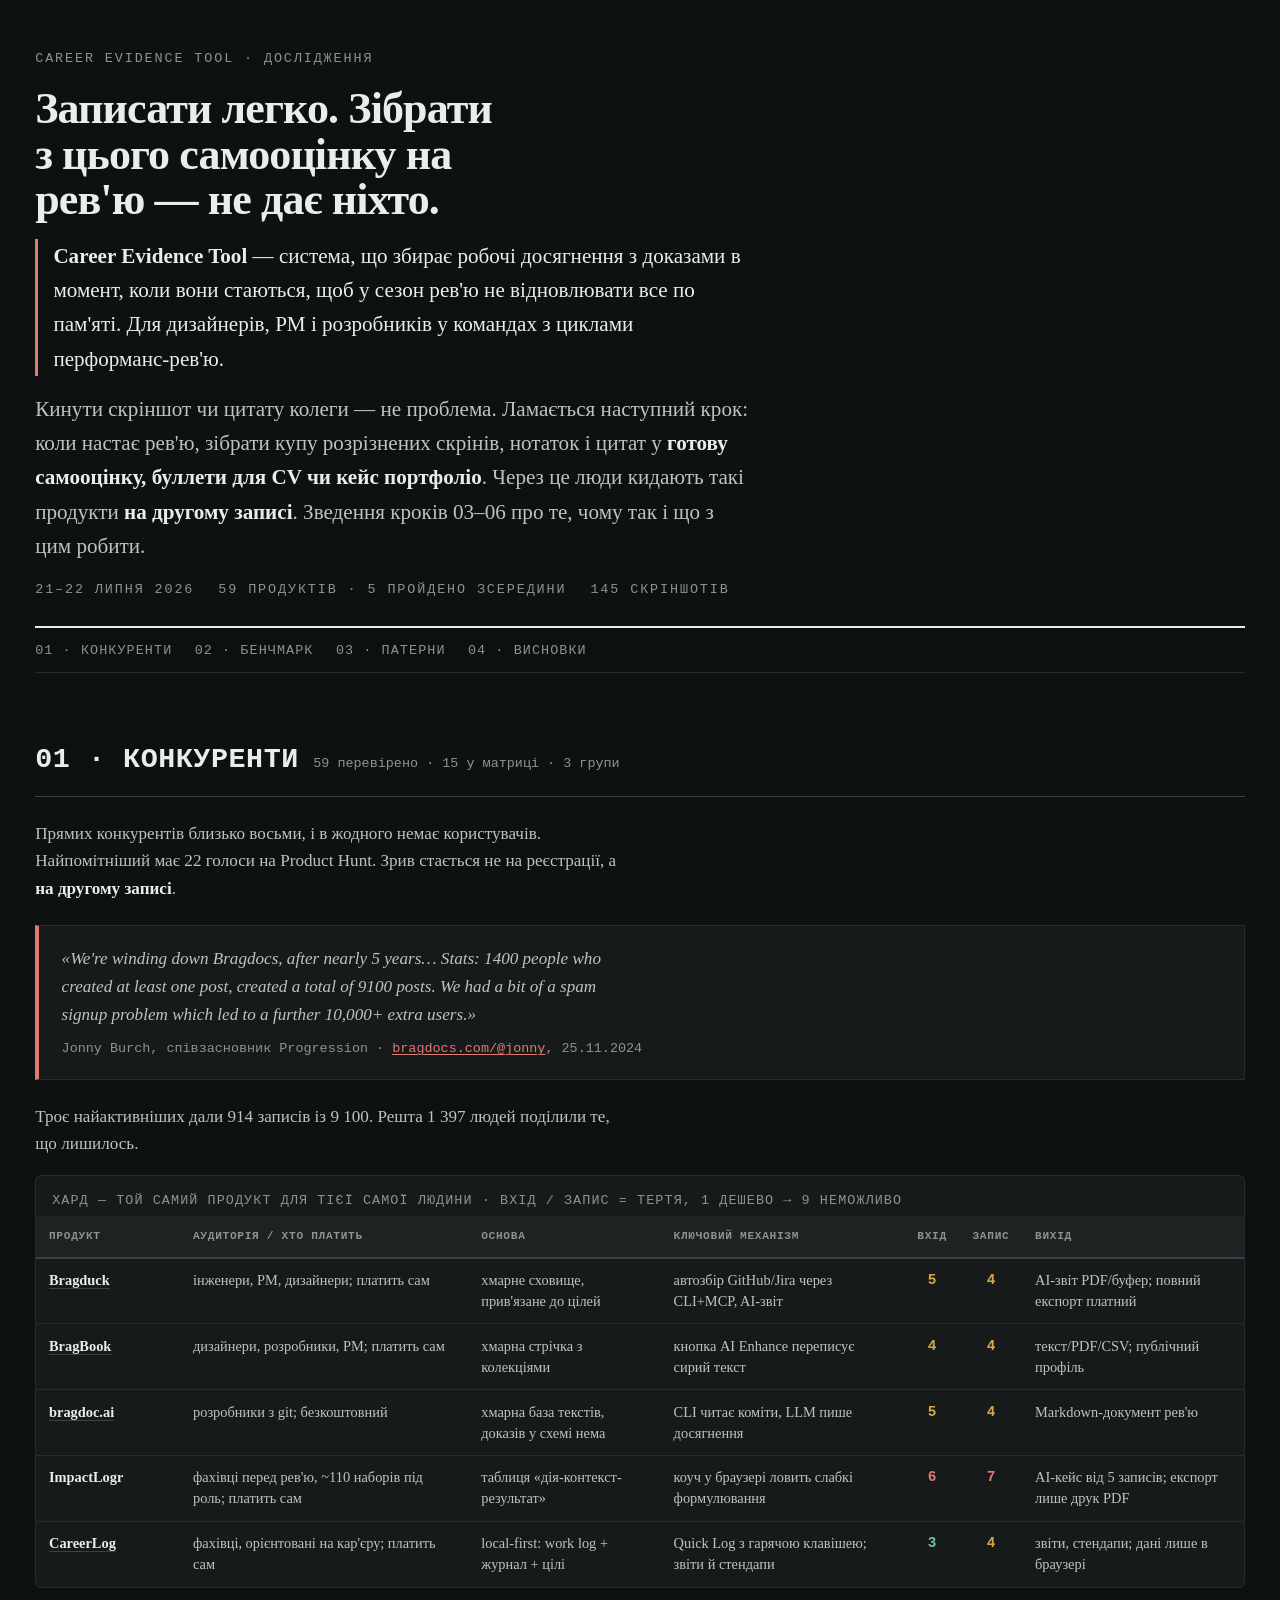
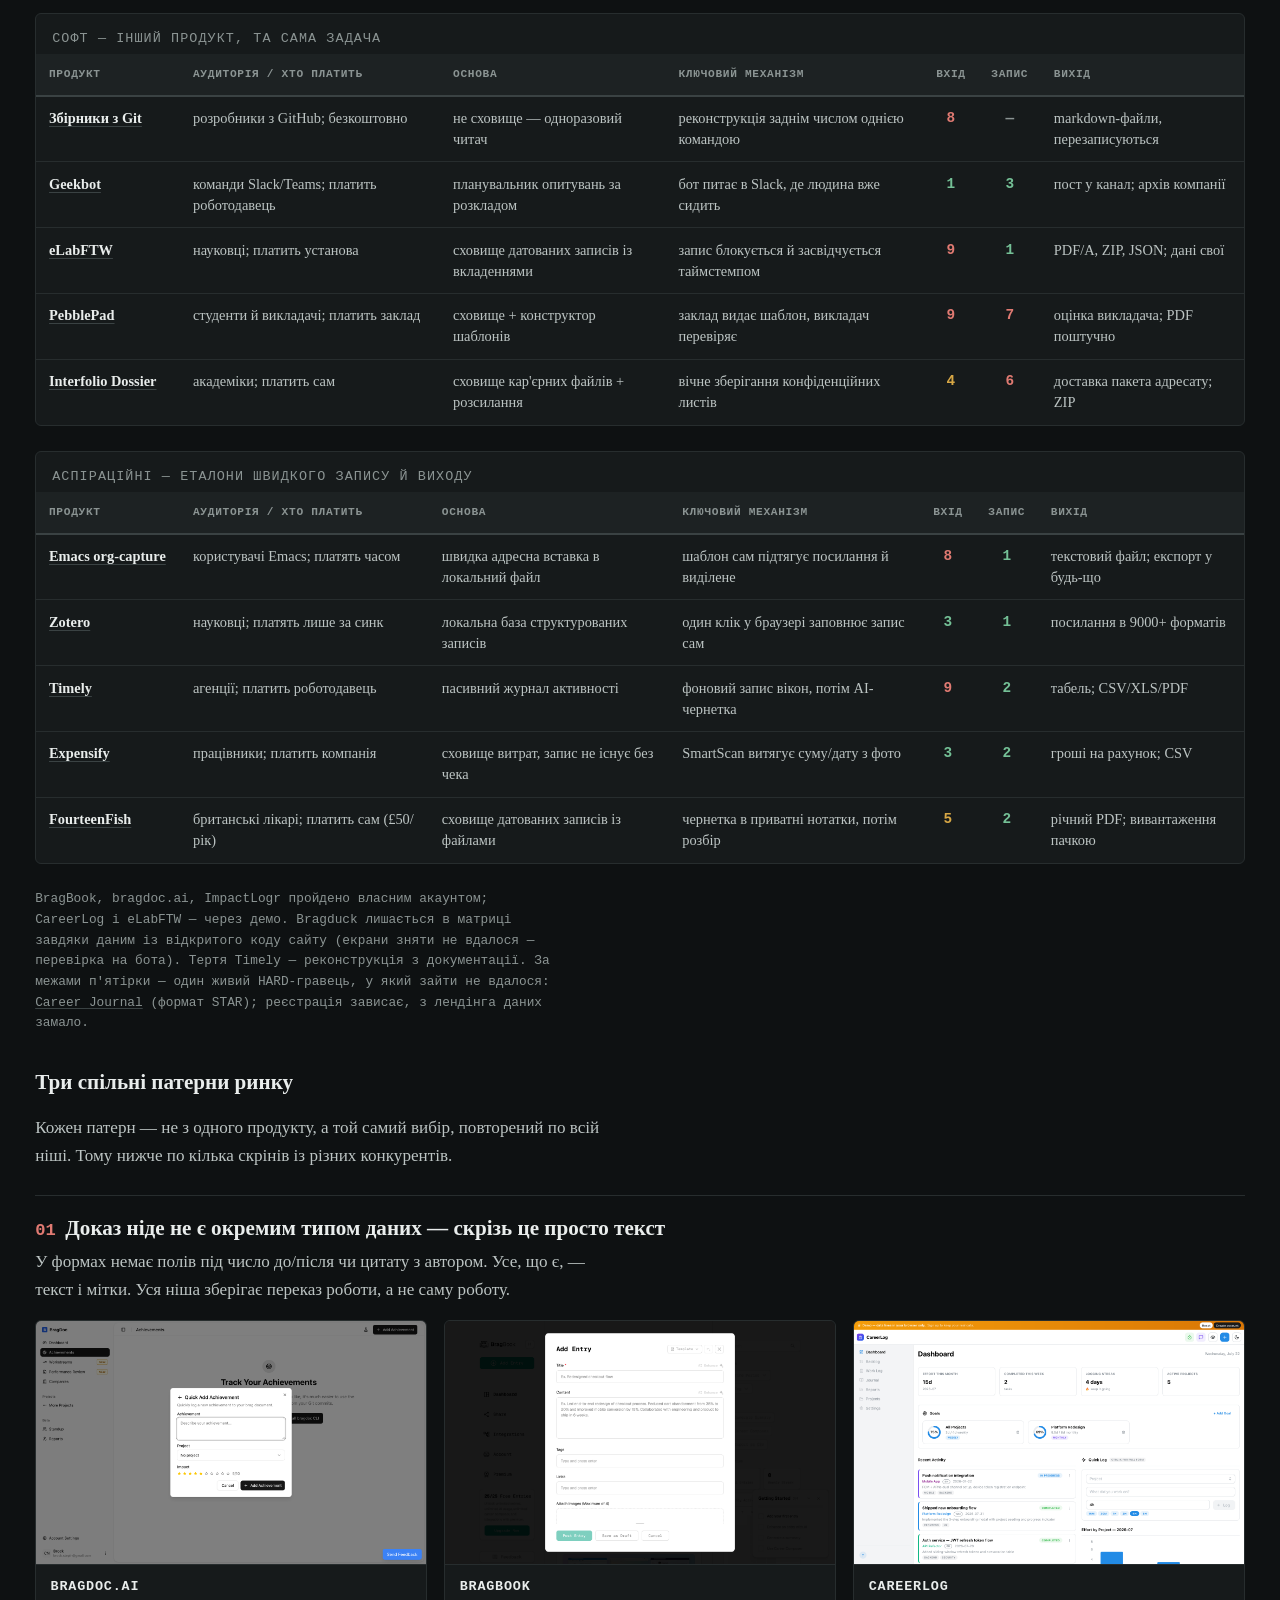
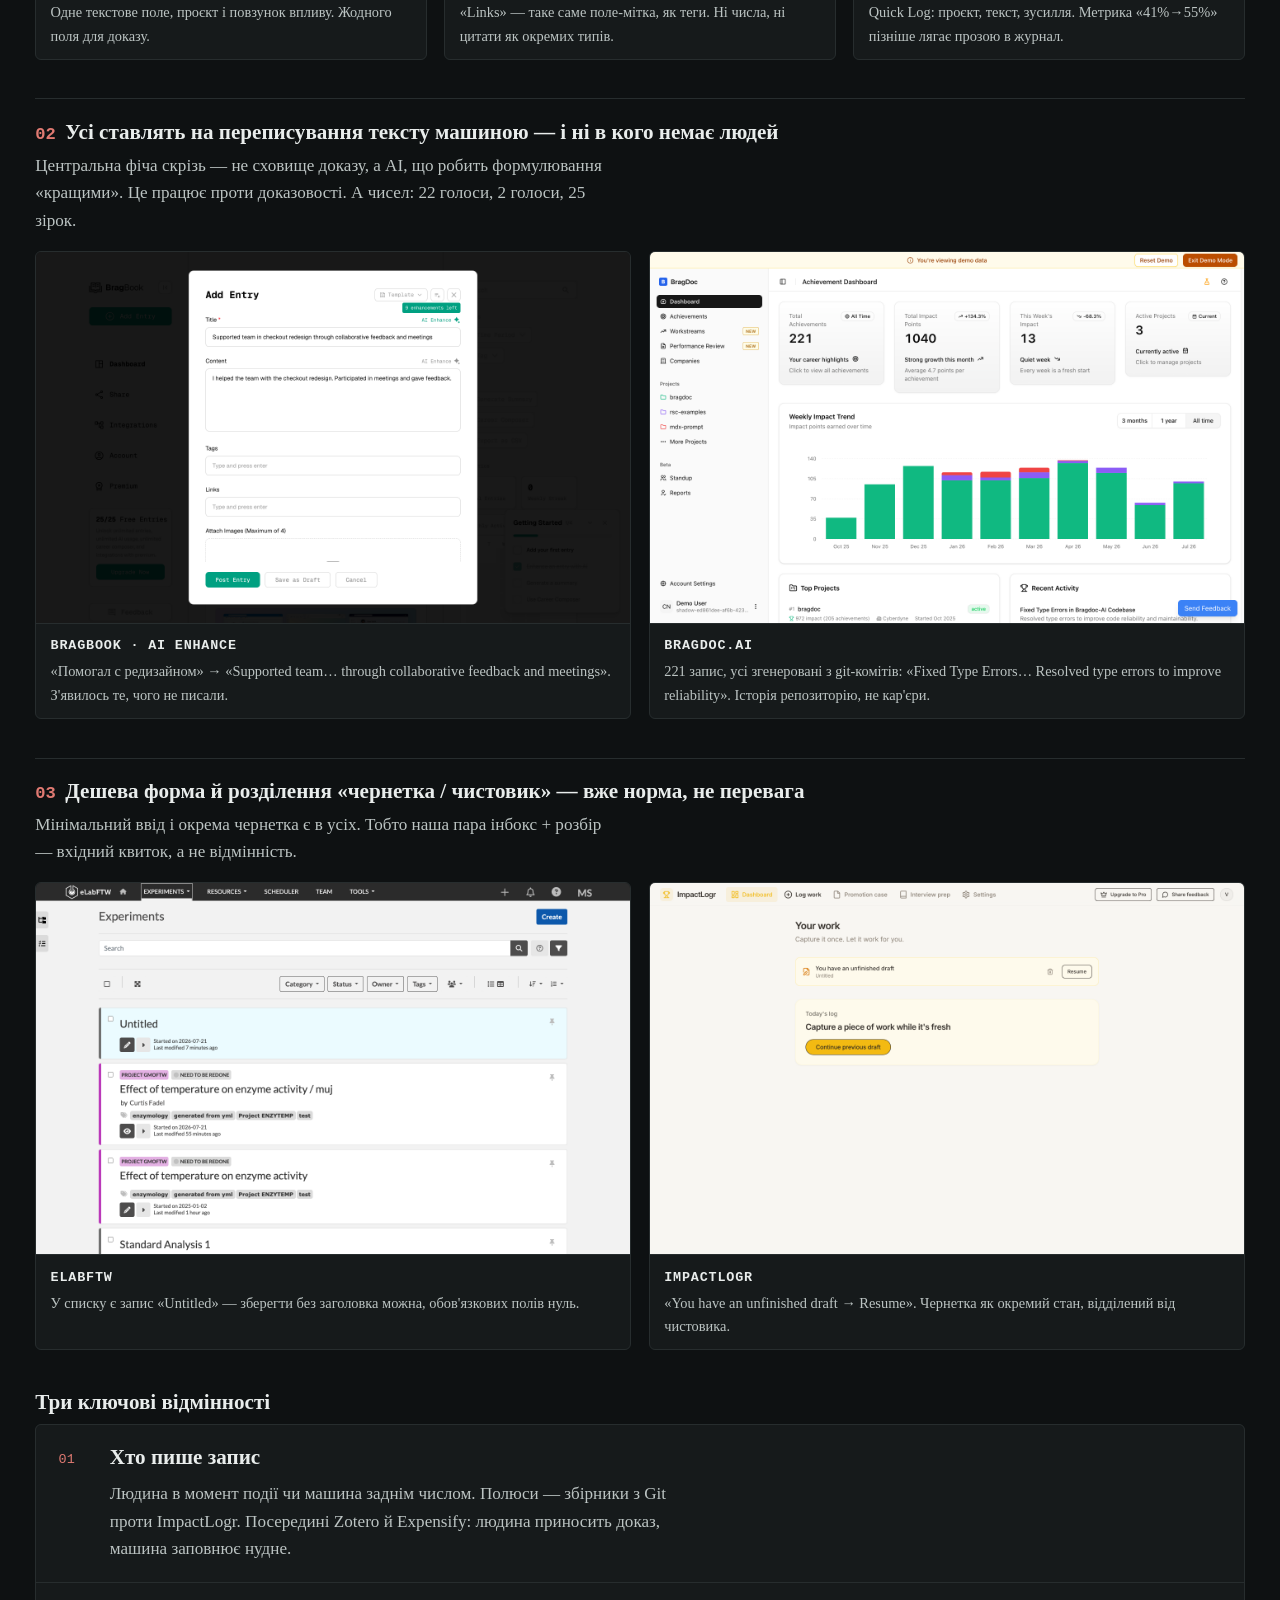
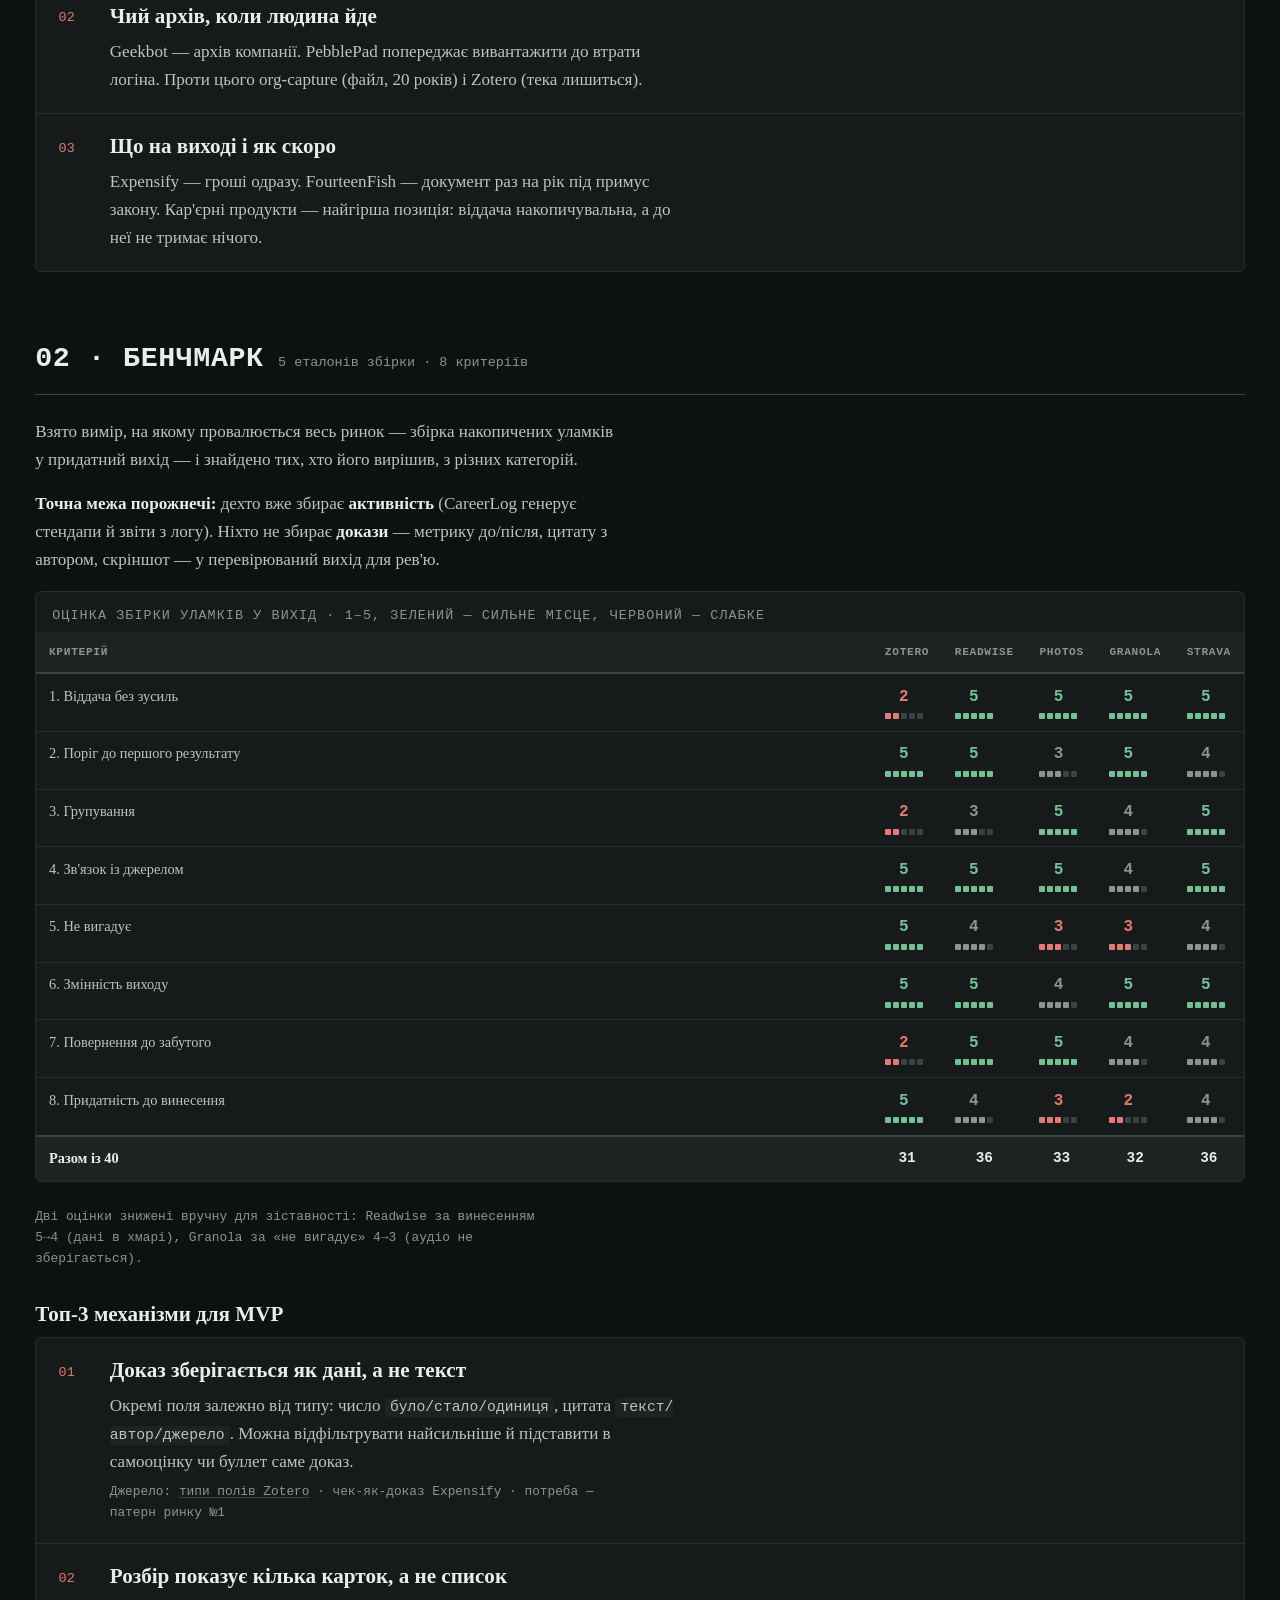
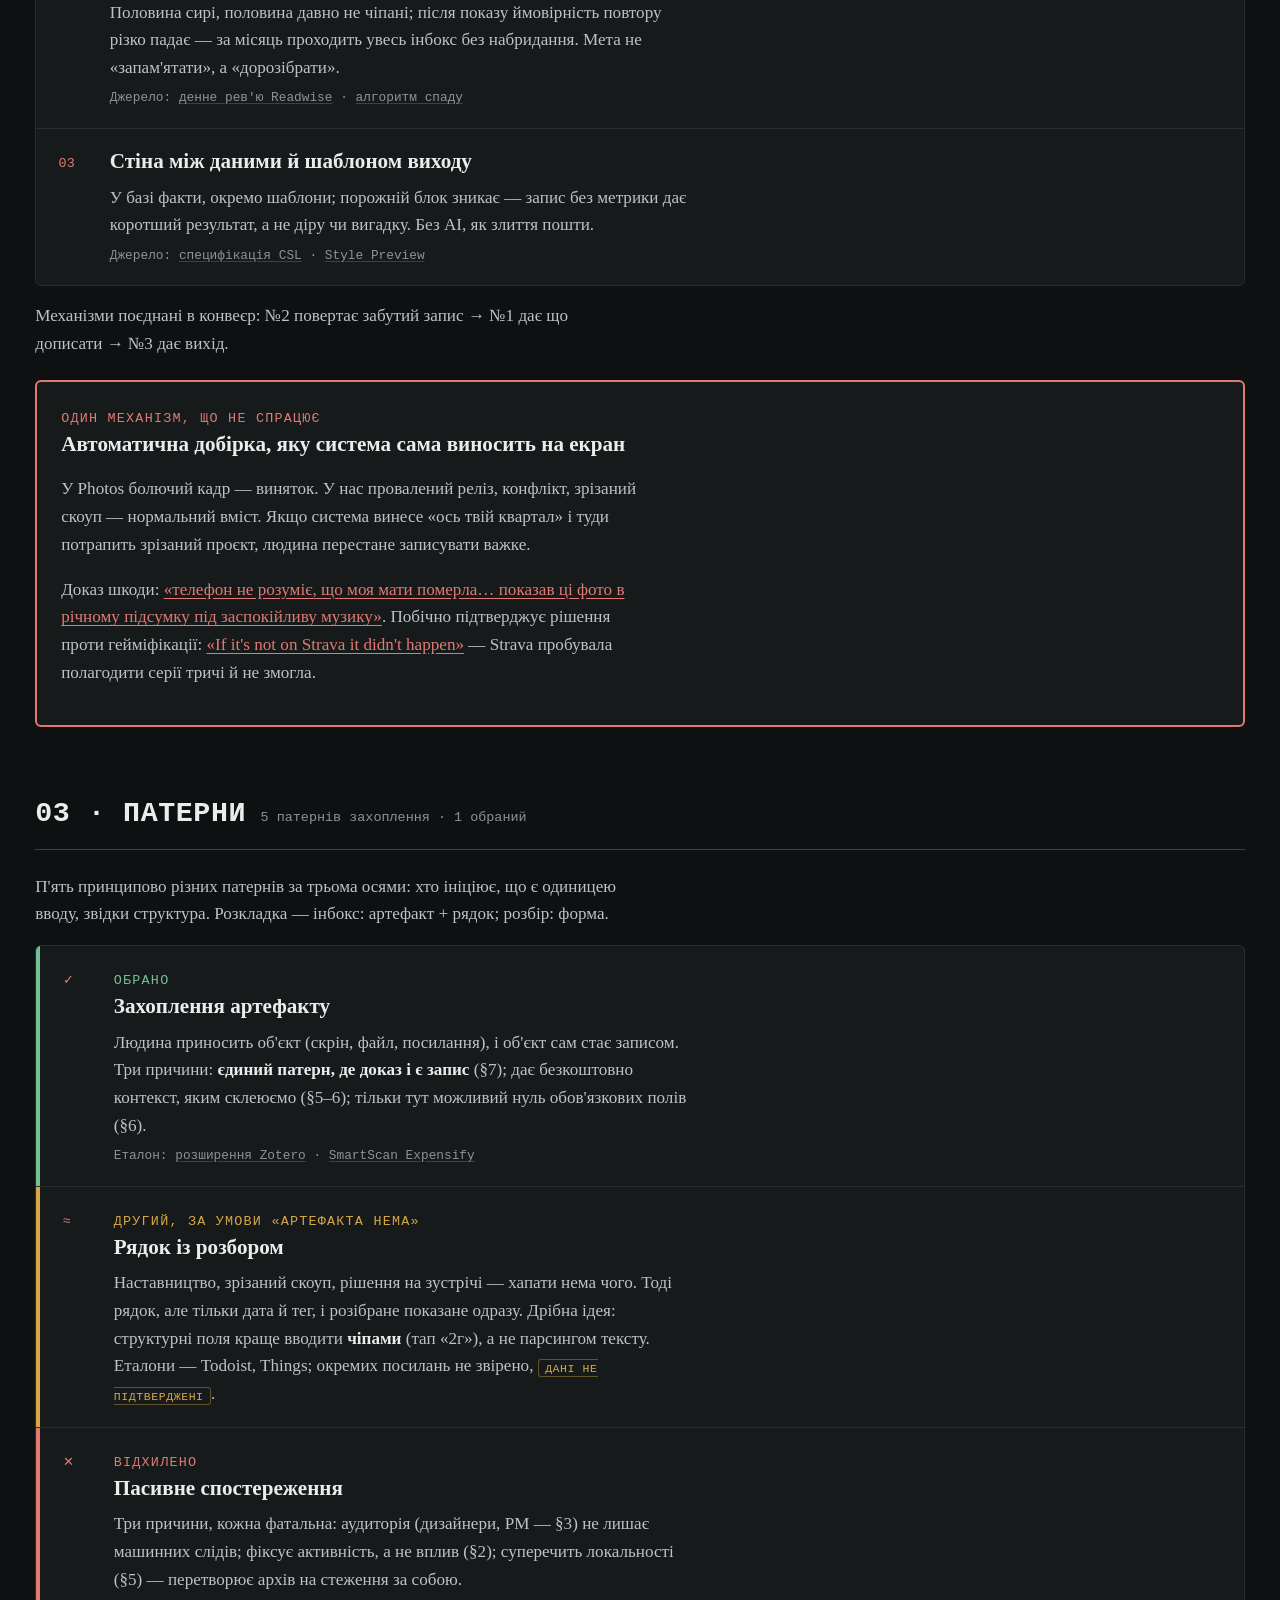
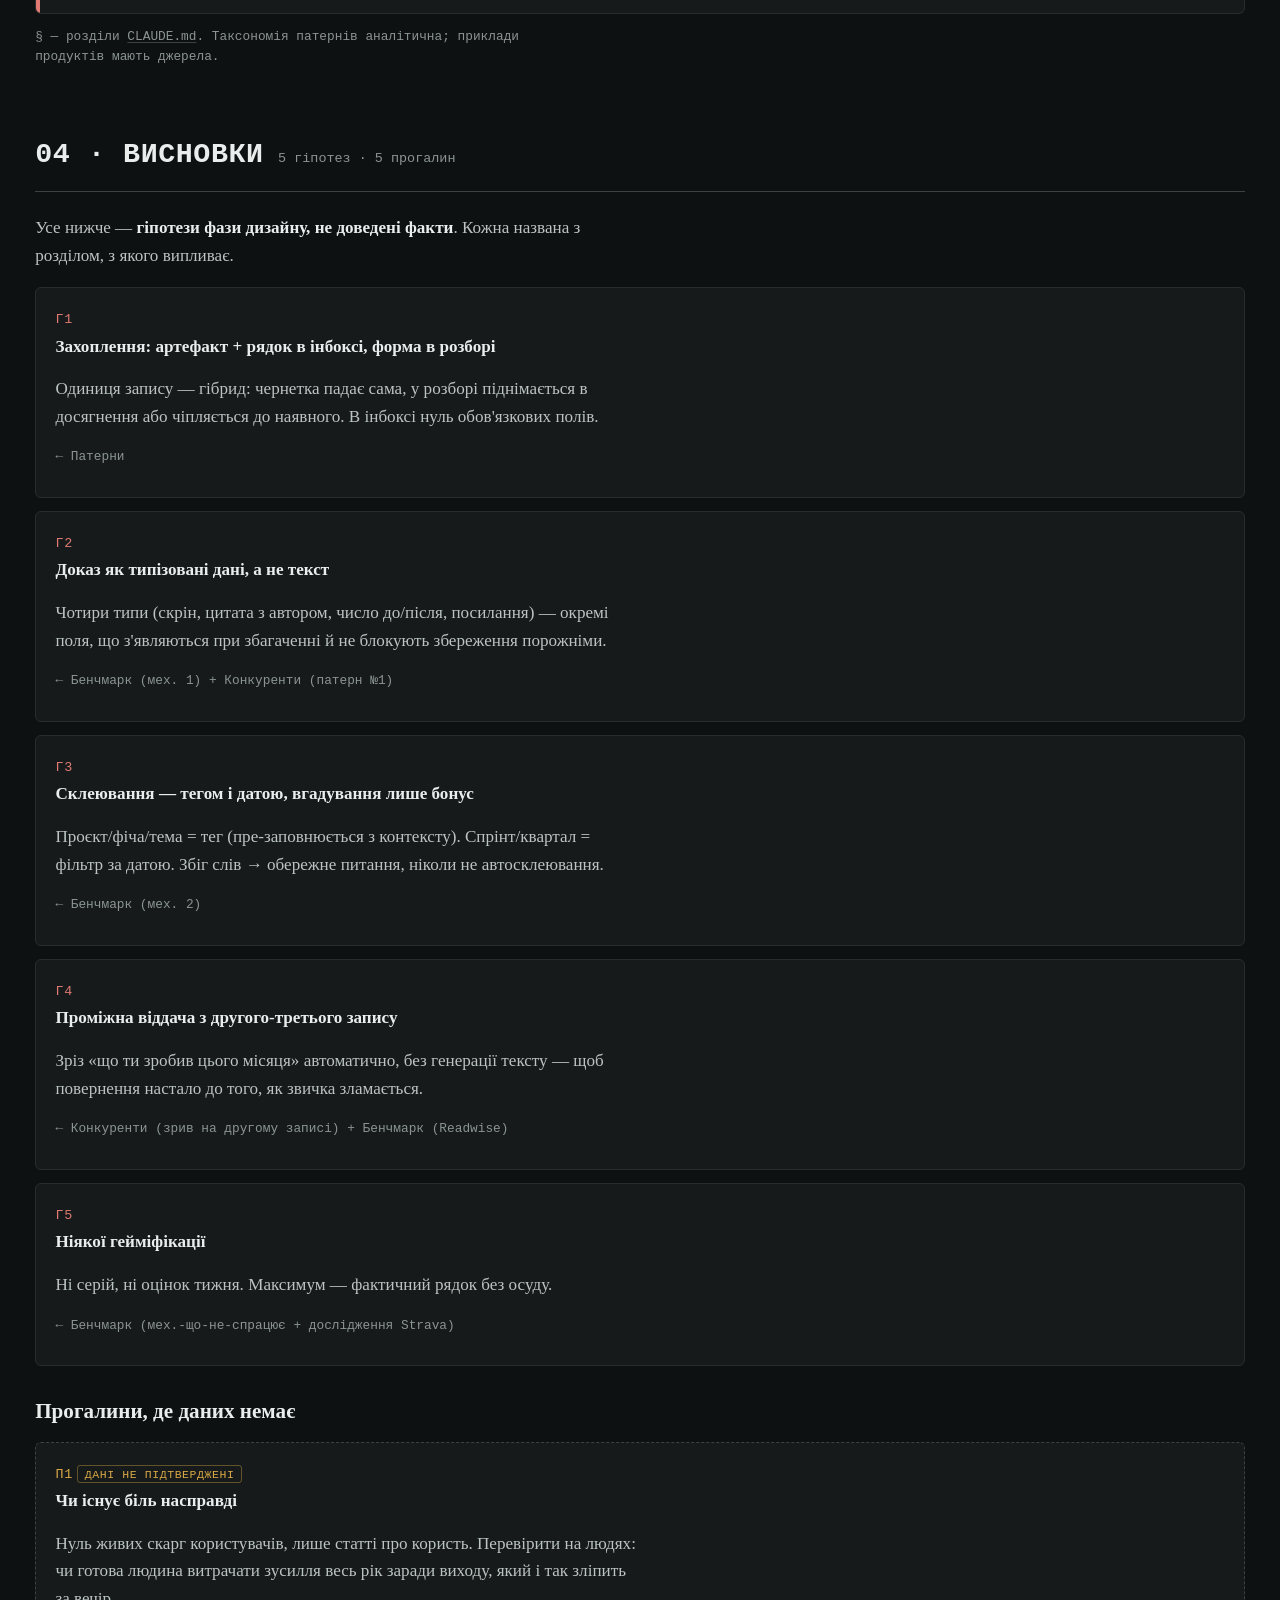
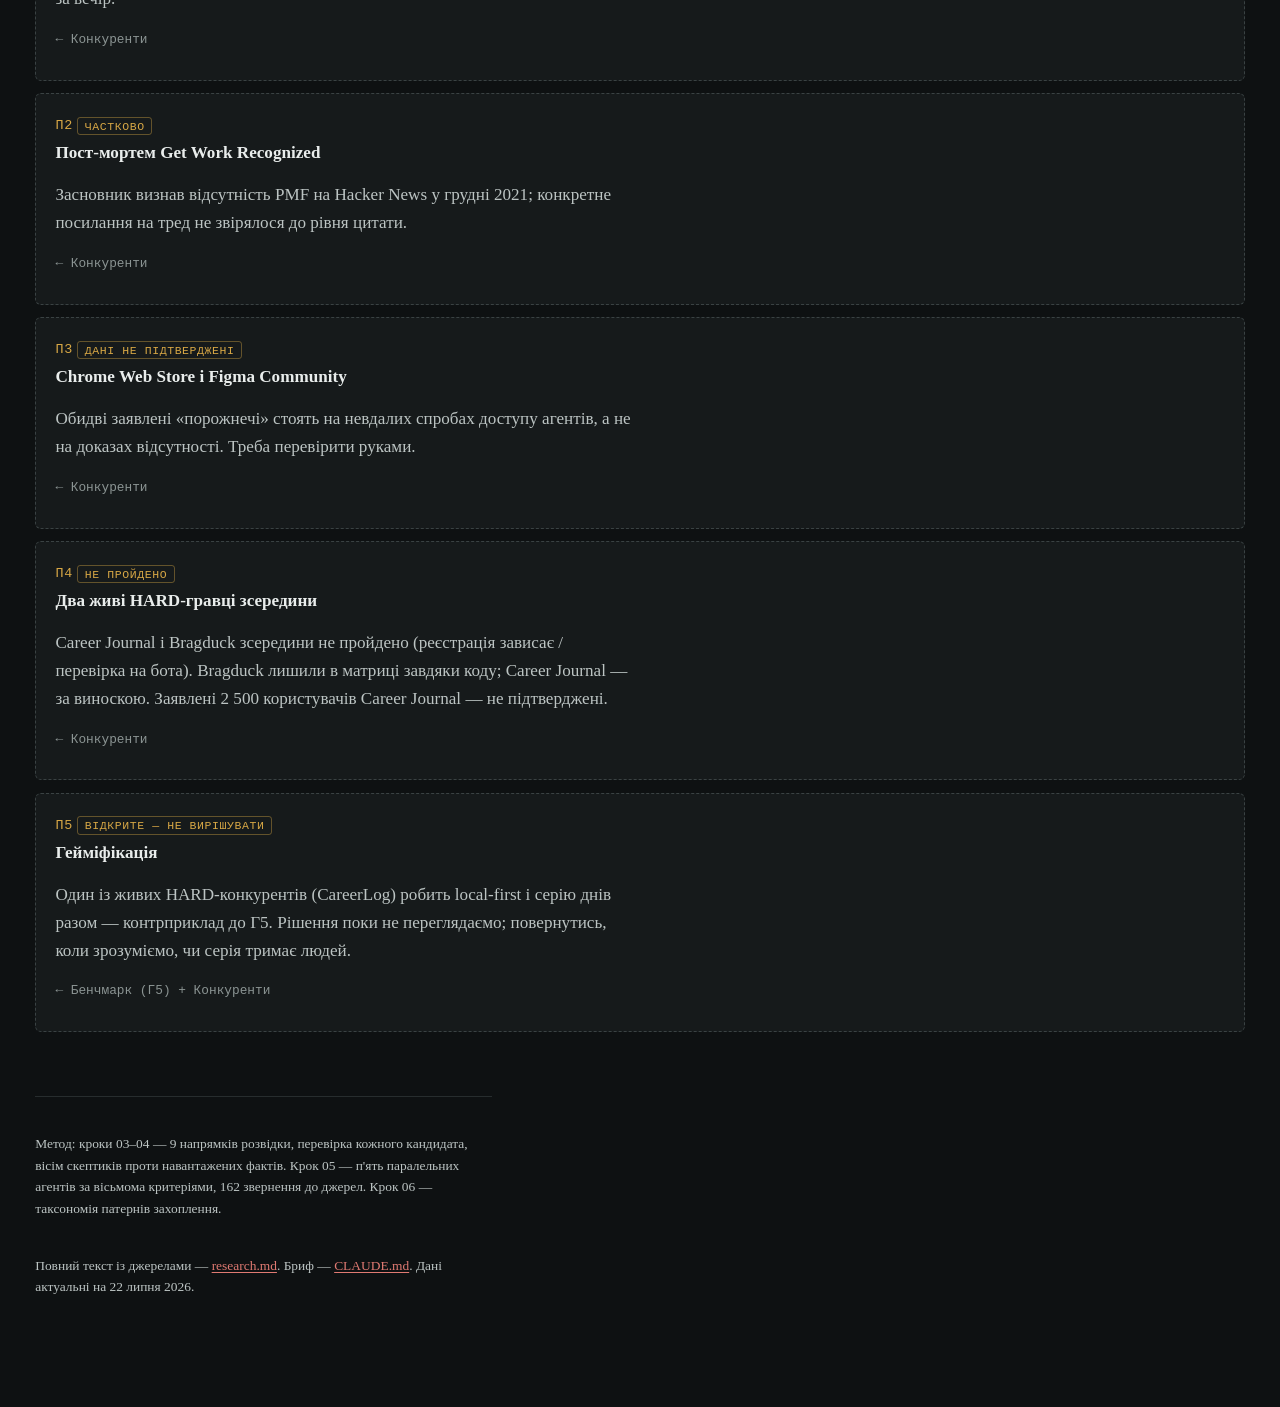
<file: index.html>
<!doctype html>
<html lang="uk">
<head>
  <meta charset="utf-8">
  <title>Career Evidence Tool</title>
  <link rel="canonical" href="https://cjbr0ck.github.io/CareerEvidenceTool/research/research.html">
  <meta http-equiv="refresh" content="0; url=research/research.html">
  <script>location.replace('research/research.html');</script>
</head>
<body>
  <p>Переходимо до <a href="research/research.html">дослідження</a>…</p>
</body>
</html>
</file>
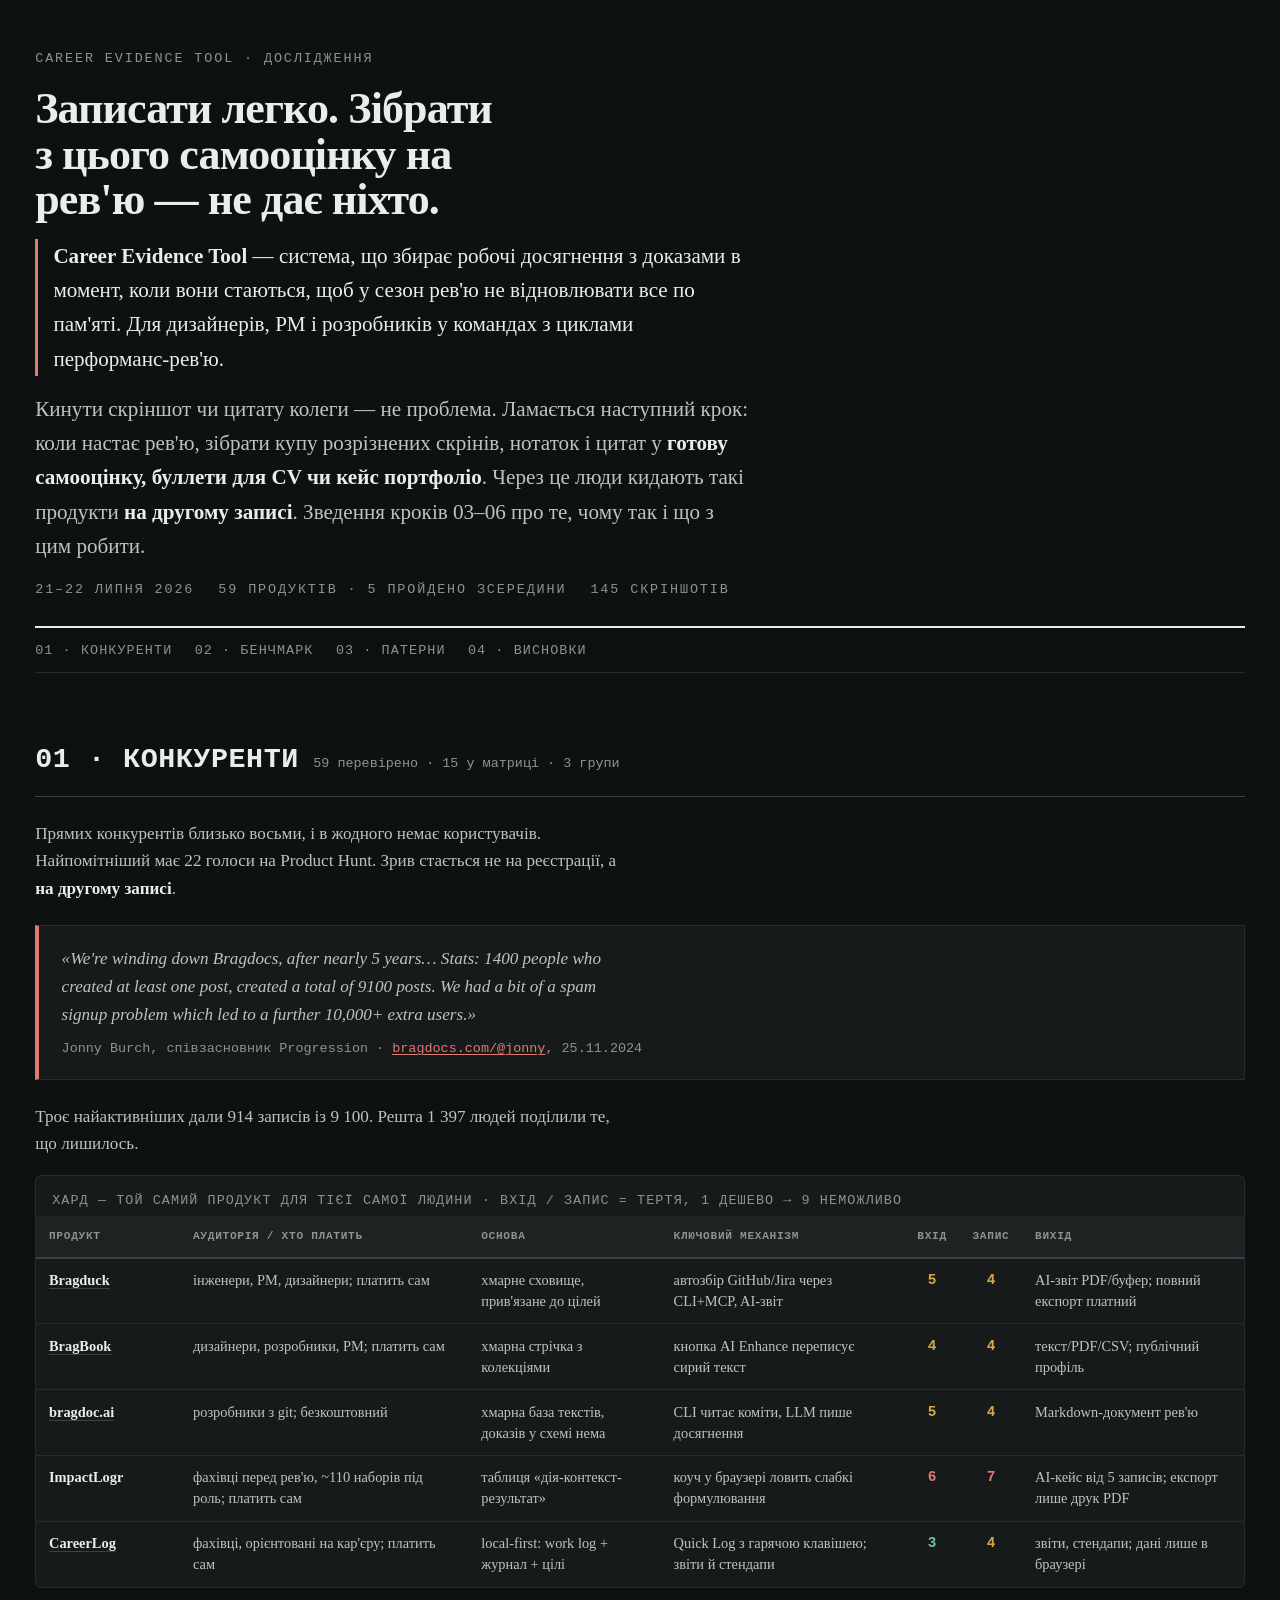
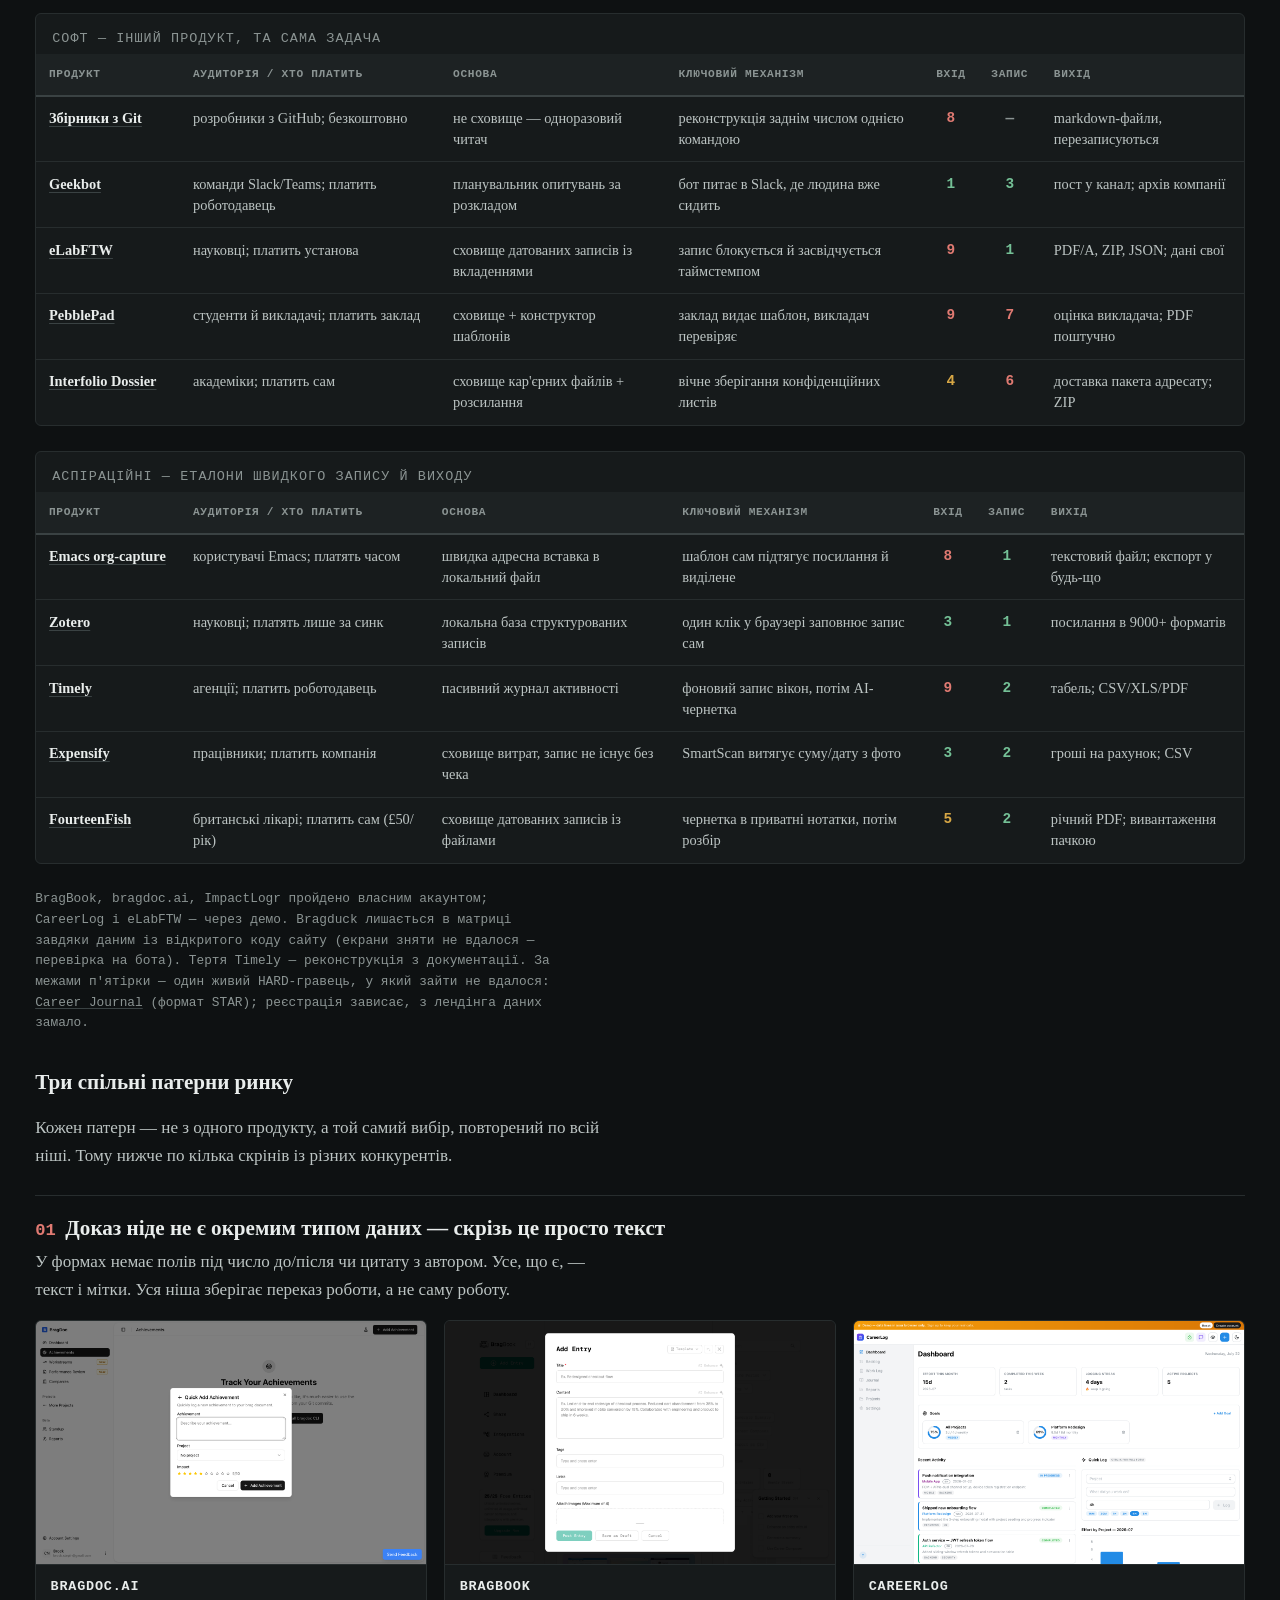
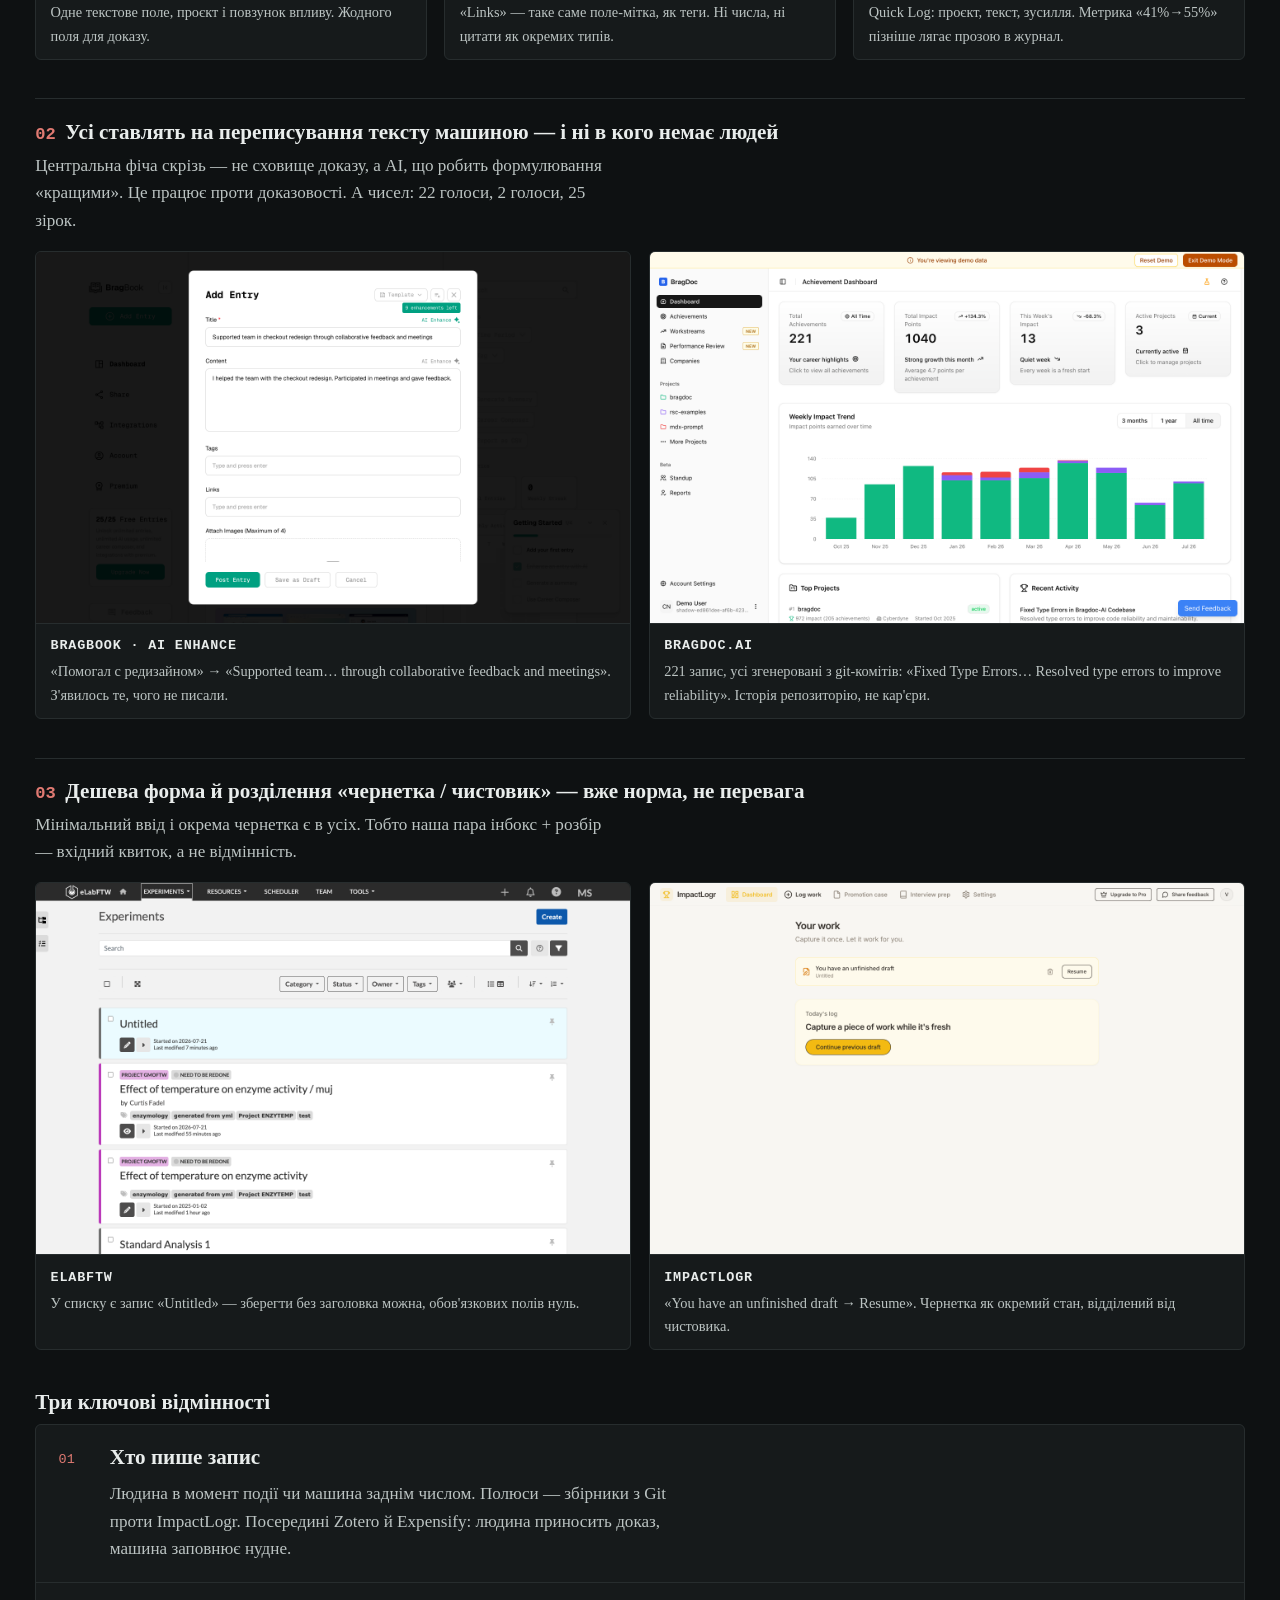
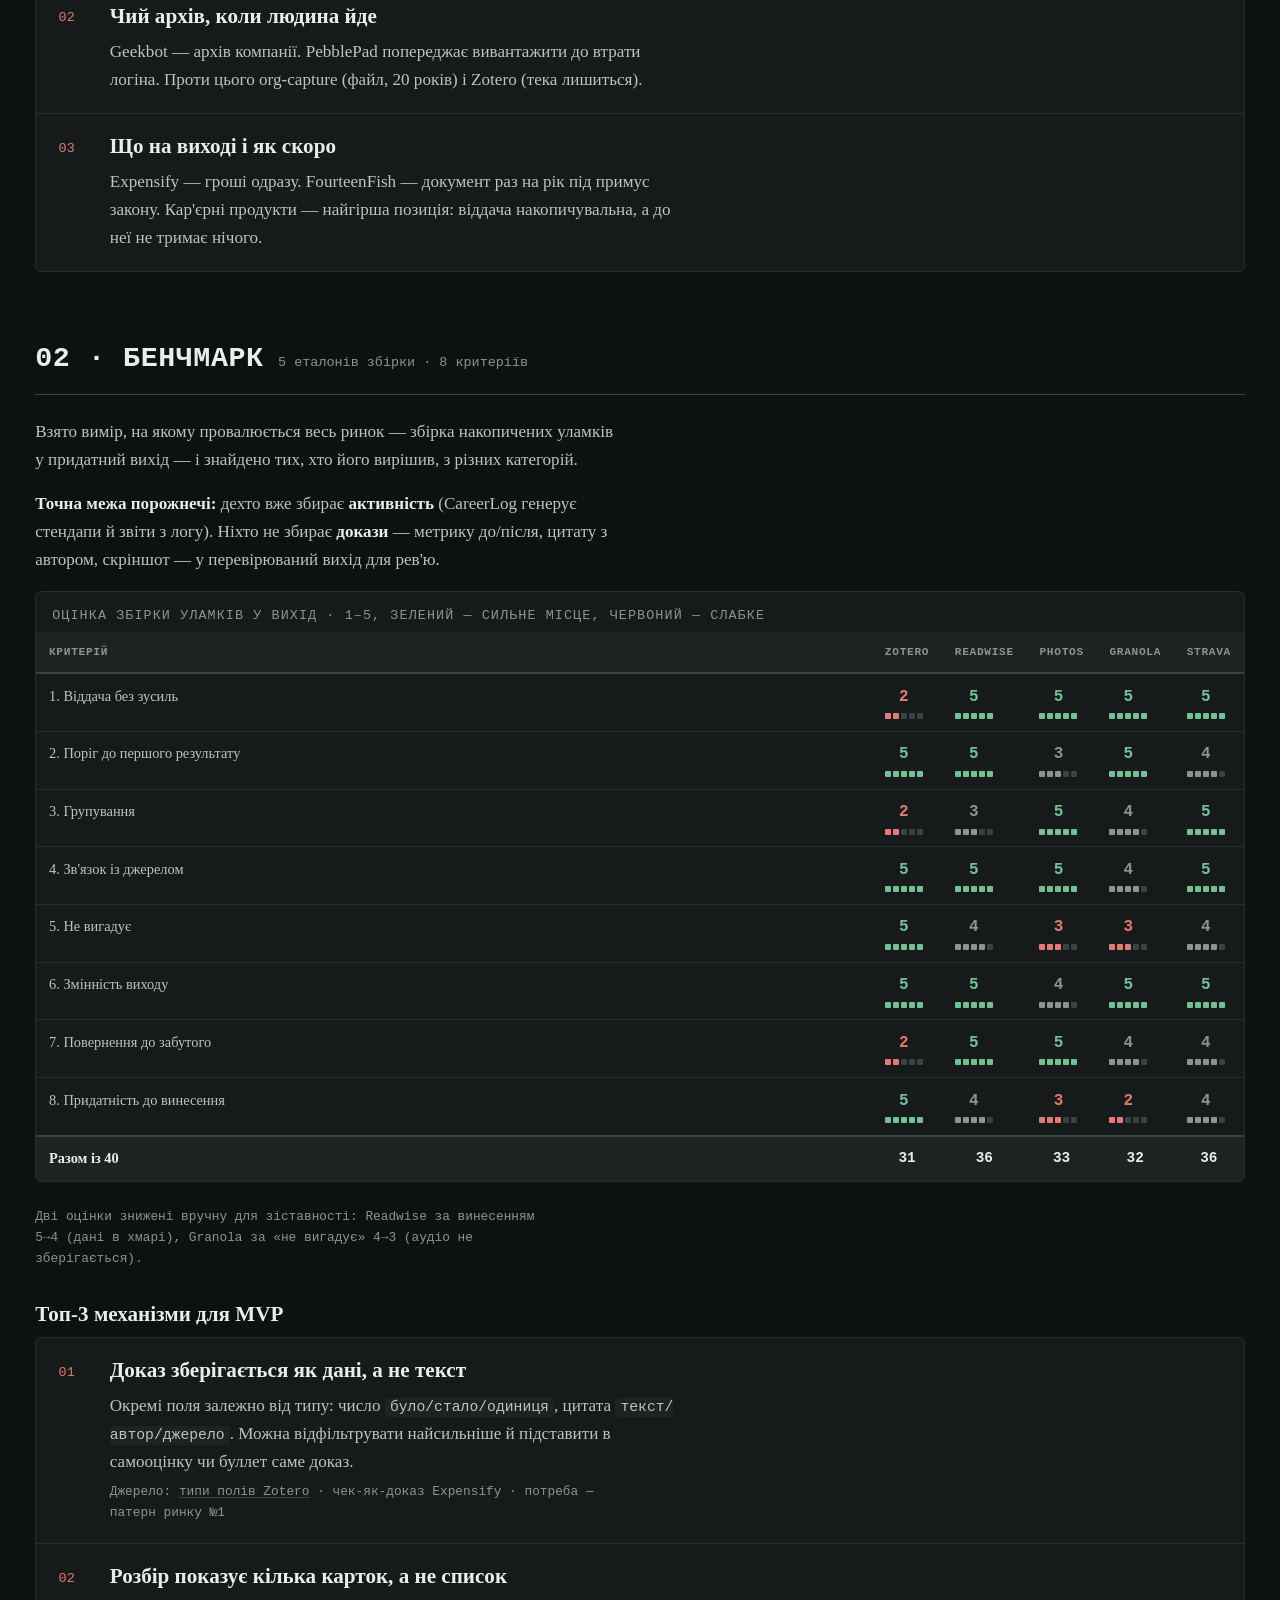
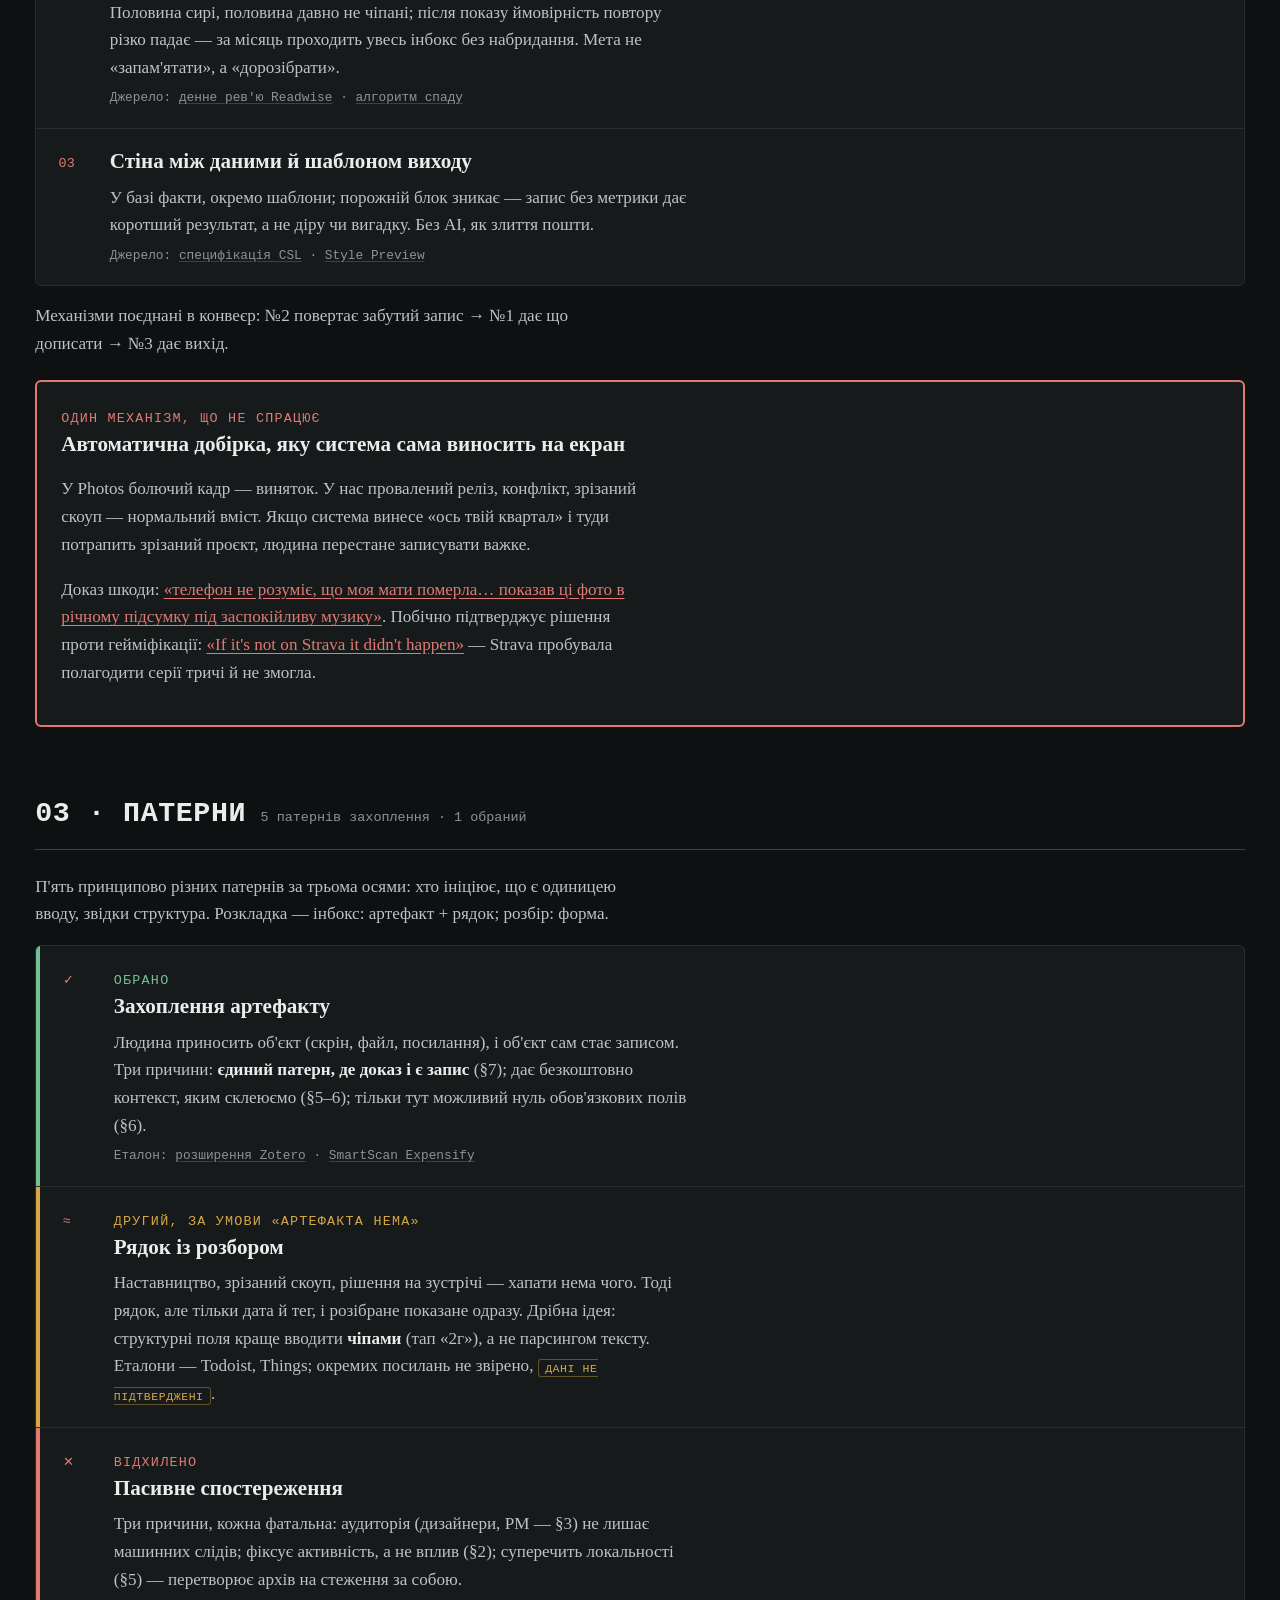
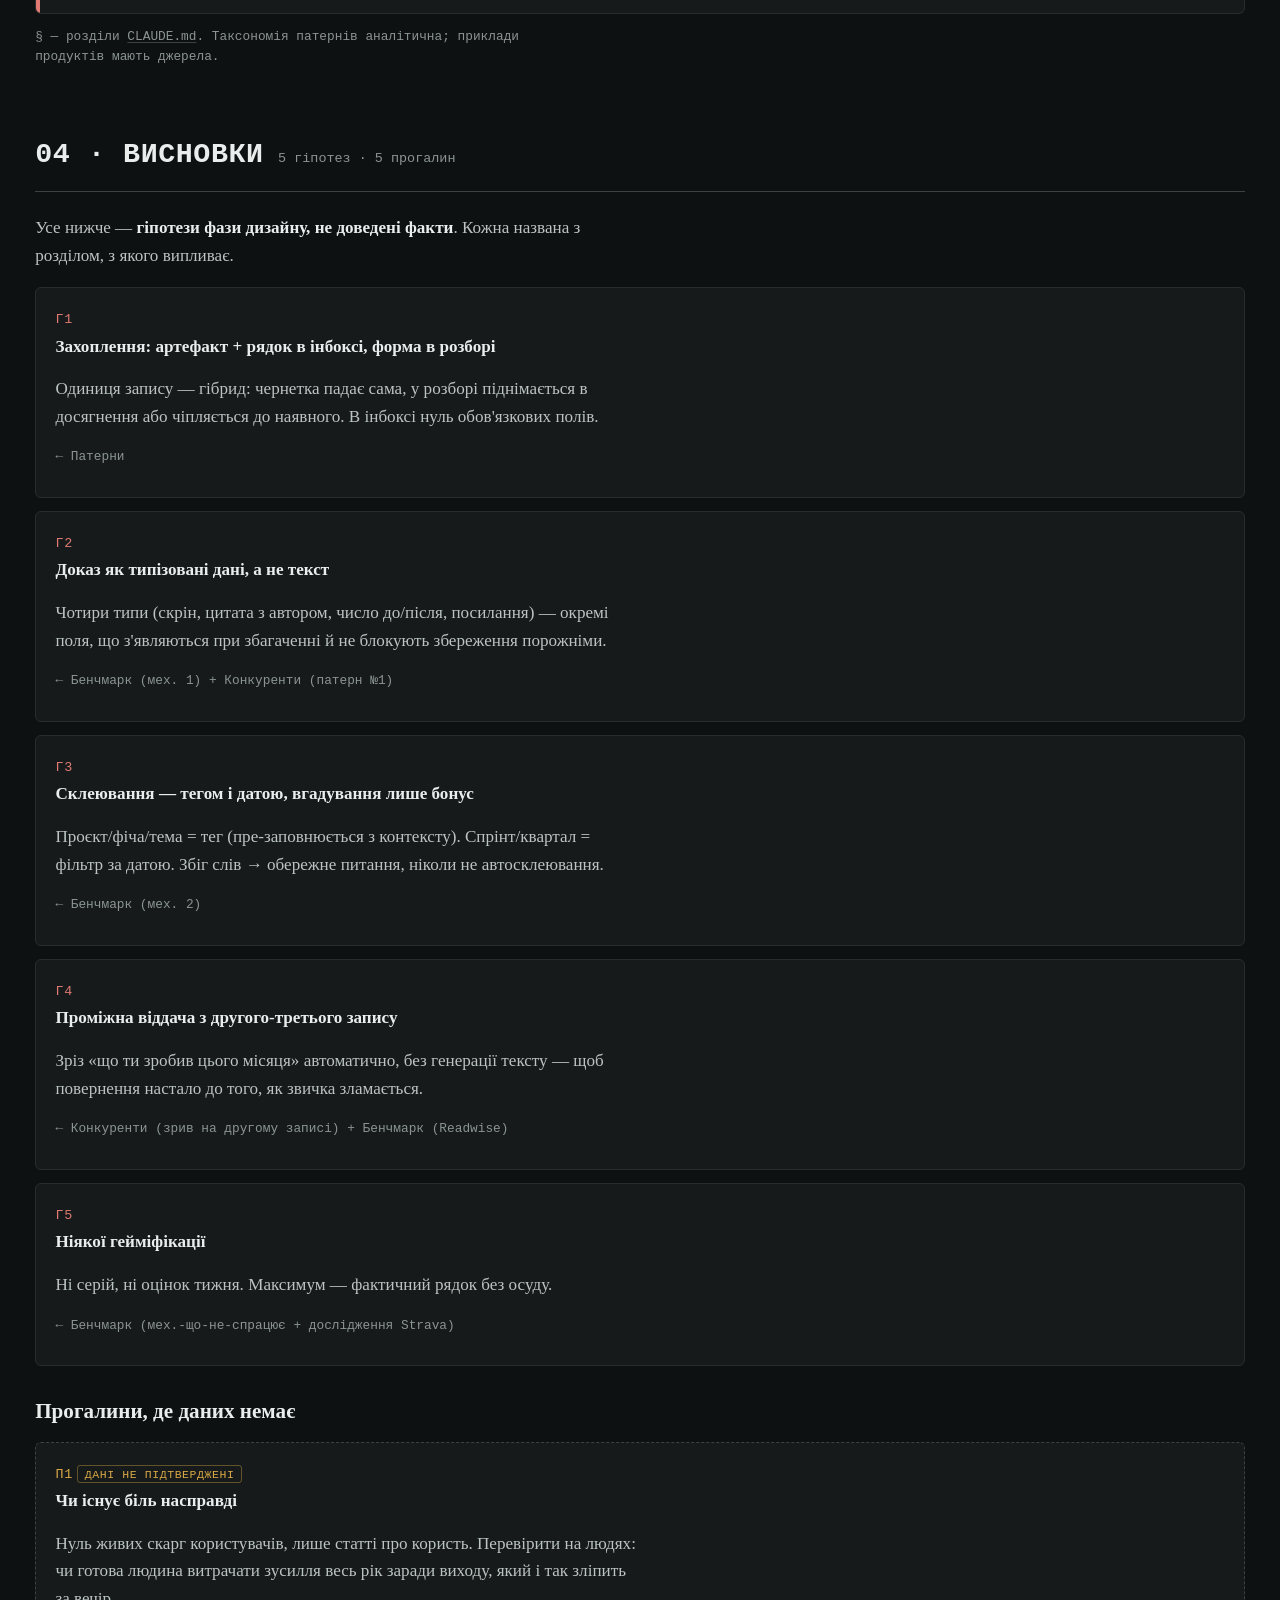
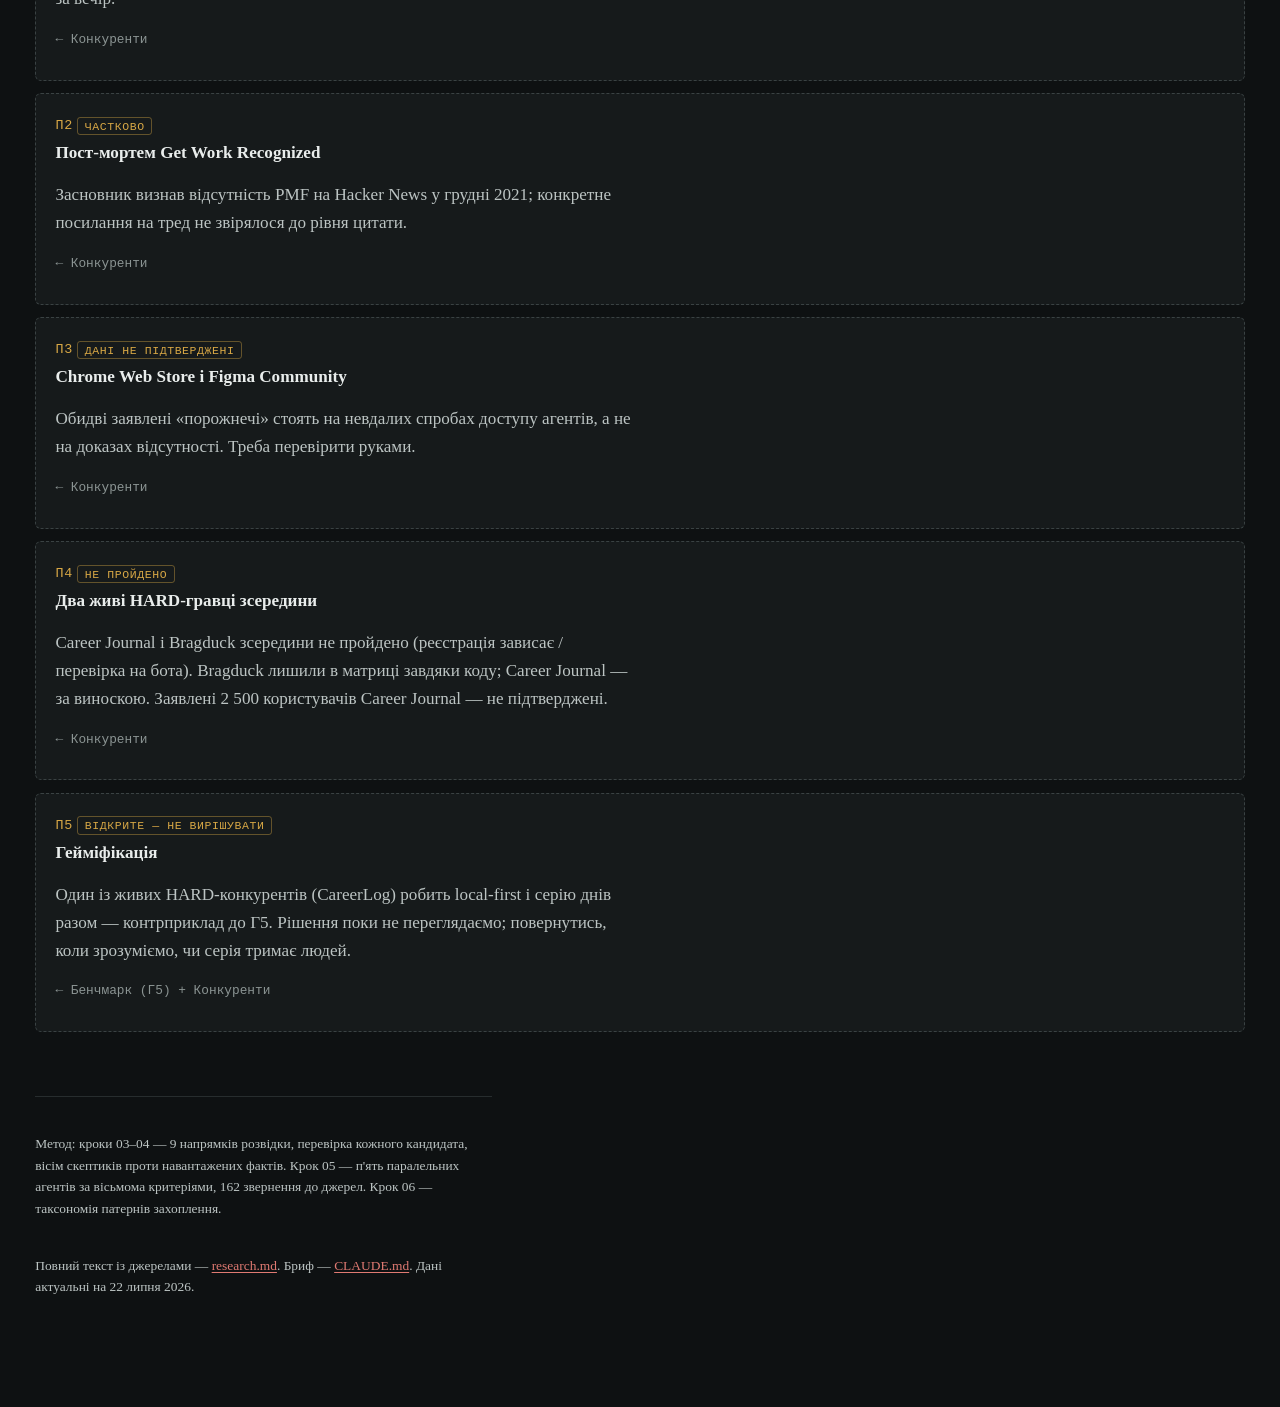
<file: research/research.html>
<!doctype html>
<html lang="uk">
<head>
<meta charset="utf-8">
<meta name="viewport" content="width=device-width, initial-scale=1">
<title>Career Evidence Tool — дослідження</title>
<style>
  :root{
    --ground:#0e1112; --surface:#161a1b; --surface-2:#1d2223;
    --ink:#e9edec; --ink-2:#bcc4c3; --muted:#8b9493;
    --line:#272d2e; --line-strong:#3a4243;
    --stamp:#e07a72; --ok:#74c096; --warn:#d7a745; --dead:#7f8887;
    --serif:"Iowan Old Style","Palatino Linotype",Palatino,Georgia,"Times New Roman",serif;
    --mono:ui-monospace,"SF Mono",SFMono-Regular,"JetBrains Mono",Menlo,Consolas,monospace;
    --s--1:clamp(.78rem,.76rem + .1vw,.84rem);
    --s-0:clamp(1rem,.97rem + .16vw,1.07rem);
    --s-1:clamp(1.16rem,1.1rem + .3vw,1.32rem);
    --s-2:clamp(1.4rem,1.26rem + .64vw,1.8rem);
    --s-3:clamp(1.9rem,1.55rem + 1.5vw,2.8rem);
    --measure:68ch;
  }
  *{box-sizing:border-box;}
  body{margin:0;background:var(--ground);color:var(--ink);font-family:var(--serif);
    font-size:var(--s-0);line-height:1.62;-webkit-font-smoothing:antialiased;}
  .page{max-width:88rem;margin:0 auto;padding:clamp(1.4rem,1rem + 2.5vw,3.5rem) clamp(1rem,.6rem + 2vw,2.4rem) 6rem;}
  .eyebrow{font-family:var(--mono);font-size:var(--s--1);letter-spacing:.14em;text-transform:uppercase;color:var(--muted);}
  a{color:var(--stamp);text-underline-offset:.18em;}
  a:focus-visible{outline:2px solid var(--stamp);outline-offset:3px;}
  code{font-family:var(--mono);font-size:.86em;background:var(--surface-2);padding:.1em .35em;border-radius:3px;}

  .masthead{padding-bottom:1.6rem;border-bottom:2px solid var(--ink);display:flex;flex-direction:column;gap:1rem;}
  .masthead h1{margin:0;font-size:var(--s-3);line-height:1.04;letter-spacing:-.02em;font-weight:600;text-wrap:balance;max-width:24ch;}
  .masthead p{margin:0;max-width:var(--measure);color:var(--ink-2);font-size:var(--s-1);}
  .masthead .lede{color:var(--ink);border-left:3px solid var(--stamp);padding-left:.95rem;}
  .meta{display:flex;flex-wrap:wrap;gap:.5rem 1.5rem;}

  nav{position:sticky;top:0;z-index:5;margin:0 0 2.6rem;padding:.7rem 0;
    background:color-mix(in srgb,var(--ground) 88%,transparent);backdrop-filter:blur(8px);
    border-bottom:1px solid var(--line);display:flex;flex-wrap:wrap;gap:.4rem 1.4rem;}
  nav a{font-family:var(--mono);font-size:var(--s--1);letter-spacing:.08em;text-transform:uppercase;color:var(--muted);text-decoration:none;}
  nav a:hover{color:var(--ink);}

  section{margin-top:clamp(2.6rem,2rem + 2.5vw,4.5rem);scroll-margin-top:4rem;}
  .sechead{display:flex;align-items:baseline;gap:.9rem;flex-wrap:wrap;padding-bottom:.8rem;margin-bottom:1.4rem;border-bottom:1px solid var(--line-strong);}
  .sechead h2{margin:0;font-family:var(--mono);font-size:var(--s-2);font-weight:600;letter-spacing:.02em;text-transform:uppercase;}
  .sechead span{font-family:var(--mono);font-size:var(--s--1);color:var(--muted);}
  h3{font-size:var(--s-1);font-weight:600;line-height:1.3;margin:0 0 .5rem;text-wrap:balance;}
  p{max-width:var(--measure);color:var(--ink-2);}
  .col{max-width:var(--measure);}
  strong{color:var(--ink);font-weight:600;}

  .quote{background:var(--surface);border:1px solid var(--line);border-left:4px solid var(--stamp);padding:1.2rem 1.4rem;margin:1.4rem 0;}
  .quote blockquote{margin:0;font-style:italic;color:var(--ink-2);max-width:var(--measure);}
  .quote cite{display:block;margin-top:.6rem;font-style:normal;font-family:var(--mono);font-size:var(--s--1);color:var(--muted);}

  .tblwrap{overflow-x:auto;border:1px solid var(--line);border-radius:6px;margin:1rem 0 1.6rem;background:var(--surface);}
  table{border-collapse:collapse;width:100%;min-width:54rem;font-size:.9rem;line-height:1.45;}
  caption{caption-side:top;text-align:left;font-family:var(--mono);font-size:var(--s--1);letter-spacing:.08em;text-transform:uppercase;color:var(--muted);padding:.9rem 1rem .4rem;}
  thead th{font-family:var(--mono);font-size:.7rem;letter-spacing:.06em;text-transform:uppercase;color:var(--muted);text-align:left;font-weight:600;padding:.75rem .8rem;border-bottom:2px solid var(--line-strong);background:var(--surface-2);vertical-align:bottom;white-space:nowrap;}
  tbody td{padding:.72rem .8rem;border-bottom:1px solid var(--line);vertical-align:top;color:var(--ink-2);}
  tbody tr:last-child td{border-bottom:0;}
  td.pn{color:var(--ink);font-weight:600;min-width:9rem;}
  td.pn a{color:inherit;text-decoration-color:var(--line-strong);}
  td.pn a:hover{text-decoration-color:var(--stamp);}
  td.n{text-align:center;font-family:var(--mono);font-variant-numeric:tabular-nums;font-weight:600;width:3.4rem;}
  .n.lo{color:var(--ok);} .n.mid{color:var(--warn);} .n.hi{color:var(--stamp);} .n.na{color:var(--muted);}
  tr.tot td{background:var(--surface-2);color:var(--ink);font-weight:600;border-top:2px solid var(--line-strong);}

  .bcell{display:inline-flex;flex-direction:column;align-items:center;gap:.28rem;}
  .bval{font-family:var(--mono);font-size:1rem;font-variant-numeric:tabular-nums;font-weight:600;color:var(--muted);}
  .bcell.top .bval{color:var(--ok);} .bcell.low .bval{color:var(--stamp);}
  .meter{display:flex;gap:2px;}
  .meter i{width:6px;height:6px;background:var(--line-strong);border-radius:1px;}
  .meter i.on{background:var(--muted);}
  .bcell.top .meter i.on{background:var(--ok);} .bcell.low .meter i.on{background:var(--stamp);}

  .figs{display:grid;grid-template-columns:repeat(auto-fit,minmax(17rem,1fr));gap:1.1rem;margin:1rem 0 0;}
  .patblock{margin:1.6rem 0 2.4rem;padding-top:1.2rem;border-top:1px solid var(--line);}
  .patblock:first-of-type{border-top:0;padding-top:0;}
  .patblock h4{margin:0 0 .35rem;font-size:var(--s-1);font-weight:600;line-height:1.3;display:flex;gap:.6rem;align-items:baseline;text-wrap:balance;}
  .patblock h4 .pnum{font-family:var(--mono);color:var(--stamp);font-size:var(--s-0);flex:none;}
  .patblock > p{margin:0;}
  figure{margin:0;border:1px solid var(--line);border-radius:6px;overflow:hidden;background:var(--surface);}
  figure img{display:block;width:100%;height:auto;border-bottom:1px solid var(--line);cursor:zoom-in;transition:opacity .12s;}
  figure img:hover{opacity:.85;}
  .lightbox{position:fixed;inset:0;z-index:100;background:rgba(0,0,0,.9);display:none;align-items:center;justify-content:center;padding:clamp(1rem,3vw,2.5rem);cursor:zoom-out;}
  .lightbox.open{display:flex;}
  .lightbox img{max-width:100%;max-height:100%;border-radius:4px;box-shadow:0 10px 50px rgba(0,0,0,.6);}
  .lightbox .hint{position:fixed;top:1rem;right:1.2rem;font-family:var(--mono);font-size:var(--s--1);color:rgba(255,255,255,.6);letter-spacing:.06em;}
  figcaption{padding:.7rem .9rem;font-size:.9rem;color:var(--ink-2);}
  figcaption b{color:var(--ink);font-family:var(--mono);font-size:var(--s--1);letter-spacing:.06em;text-transform:uppercase;display:block;margin-bottom:.2rem;}

  .cards{display:flex;flex-direction:column;gap:1px;background:var(--line);border:1px solid var(--line);border-radius:6px;overflow:hidden;}
  .card{background:var(--surface);padding:1.2rem 1.4rem;display:grid;grid-template-columns:2.3rem 1fr;gap:.9rem;}
  .card .num{font-family:var(--mono);font-size:var(--s--1);color:var(--stamp);padding-top:.35em;font-variant-numeric:tabular-nums;}
  .card .body{min-width:0;}
  .card p{margin:.4rem 0 0;}
  .src{font-family:var(--mono);font-size:.8rem;color:var(--muted);}
  .src a{color:var(--muted);text-decoration-color:var(--line-strong);}

  .vtag{font-family:var(--mono);font-size:var(--s--1);letter-spacing:.09em;text-transform:uppercase;}
  .v-best{border-left:4px solid var(--ok);} .v-best .vtag{color:var(--ok);}
  .v-2{border-left:4px solid var(--warn);} .v-2 .vtag{color:var(--warn);}
  .v-no{border-left:4px solid var(--stamp);} .v-no .vtag{color:var(--stamp);}

  .hyp{border:1px solid var(--line);border-radius:6px;padding:1rem 1.2rem;margin-bottom:.8rem;background:var(--surface);}
  .hyp .lbl{font-family:var(--mono);font-size:var(--s--1);color:var(--stamp);letter-spacing:.06em;}
  .hyp h3{margin:.25rem 0 .4rem;font-size:var(--s-0);}
  .hyp .from{font-family:var(--mono);font-size:.8rem;color:var(--muted);margin-top:.4rem;}
  .hyp.gap{border-style:dashed;border-color:var(--line-strong);}
  .hyp.gap .lbl{color:var(--warn);}
  .badge{font-family:var(--mono);font-size:.72rem;letter-spacing:.05em;text-transform:uppercase;color:var(--warn);border:1px solid color-mix(in srgb,var(--warn) 40%,transparent);padding:.1rem .4rem;border-radius:3px;}

  .warn{border:2px solid var(--stamp);border-radius:6px;padding:1.3rem 1.5rem;margin:1.4rem 0;background:var(--surface);}
  .warn h3{color:var(--ink);}

  footer{margin-top:4rem;border-top:1px solid var(--line);padding-top:1.4rem;color:var(--muted);font-size:var(--s--1);max-width:var(--measure);display:flex;flex-direction:column;gap:.5rem;}

  @media (max-width:44rem){ .card{grid-template-columns:1fr;gap:.4rem;} }
</style>
</head>
<body>
<div class="page">

  <header class="masthead">
    <span class="eyebrow">Career Evidence Tool · дослідження</span>
    <h1>Записати легко. Зібрати з цього самооцінку на рев'ю — не дає ніхто.</h1>
    <p class="lede"><strong>Career Evidence Tool</strong> — система, що збирає робочі досягнення з доказами в момент, коли вони стаються, щоб у сезон рев'ю не відновлювати все по пам'яті. Для дизайнерів, PM і розробників у командах з циклами перформанс-рев'ю.</p>
    <p>Кинути скріншот чи цитату колеги — не проблема. Ламається наступний крок: коли настає рев'ю, зібрати купу розрізнених скрінів, нотаток і цитат у <strong>готову самооцінку, буллети для CV чи кейс портфоліо</strong>. Через це люди кидають такі продукти <strong>на другому записі</strong>. Зведення кроків 03–06 про те, чому так і що з цим робити.</p>
    <div class="meta">
      <span class="eyebrow">21–22 липня 2026</span>
      <span class="eyebrow">59 продуктів · 5 пройдено зсередини</span>
      <span class="eyebrow">145 скріншотів</span>
    </div>
  </header>

  <nav>
    <a href="#competitors">01 · Конкуренти</a>
    <a href="#benchmark">02 · Бенчмарк</a>
    <a href="#patterns">03 · Патерни</a>
    <a href="#findings">04 · Висновки</a>
  </nav>

  <!-- ============ КОНКУРЕНТИ ============ -->
  <section id="competitors">
    <div class="sechead"><h2>01 · Конкуренти</h2><span>59 перевірено · 15 у матриці · 3 групи</span></div>

    <p class="col">Прямих конкурентів близько восьми, і в жодного немає користувачів. Найпомітніший має 22 голоси на Product Hunt. Зрив стається не на реєстрації, а <strong>на другому записі</strong>.</p>

    <div class="quote">
      <blockquote>«We're winding down Bragdocs, after nearly 5 years… Stats: 1400 people who created at least one post, created a total of 9100 posts. We had a bit of a spam signup problem which led to a further 10,000+ extra users.»</blockquote>
      <cite>Jonny Burch, співзасновник Progression · <a href="https://www.bragdocs.com/@jonny">bragdocs.com/@jonny</a>, 25.11.2024</cite>
    </div>
    <p class="col">Троє найактивніших дали 914 записів із 9 100. Решта 1 397 людей поділили те, що лишилось.</p>

    <div class="tblwrap">
      <table>
        <caption>ХАРД — той самий продукт для тієї самої людини · Вхід / Запис = тертя, 1 дешево → 9 неможливо</caption>
        <thead><tr><th>Продукт</th><th>Аудиторія / хто платить</th><th>Основа</th><th>Ключовий механізм</th><th>Вхід</th><th>Запис</th><th>Вихід</th></tr></thead>
        <tbody>
          <tr><td class="pn"><a href="https://bragduck.com/">Bragduck</a></td><td>інженери, PM, дизайнери; платить сам</td><td>хмарне сховище, прив'язане до цілей</td><td>автозбір GitHub/Jira через CLI+MCP, AI-звіт</td><td class="n mid">5</td><td class="n mid">4</td><td>AI-звіт PDF/буфер; повний експорт платний</td></tr>
          <tr><td class="pn"><a href="https://bragbook.io/">BragBook</a></td><td>дизайнери, розробники, PM; платить сам</td><td>хмарна стрічка з колекціями</td><td>кнопка AI Enhance переписує сирий текст</td><td class="n mid">4</td><td class="n mid">4</td><td>текст/PDF/CSV; публічний профіль</td></tr>
          <tr><td class="pn"><a href="https://github.com/edspencer/bragdoc-ai">bragdoc.ai</a></td><td>розробники з git; безкоштовний</td><td>хмарна база текстів, доказів у схемі нема</td><td>CLI читає коміти, LLM пише досягнення</td><td class="n mid">5</td><td class="n mid">4</td><td>Markdown-документ рев'ю</td></tr>
          <tr><td class="pn">ImpactLogr</td><td>фахівці перед рев'ю, ~110 наборів під роль; платить сам</td><td>таблиця «дія-контекст-результат»</td><td>коуч у браузері ловить слабкі формулювання</td><td class="n hi">6</td><td class="n hi">7</td><td>AI-кейс від 5 записів; експорт лише друк PDF</td></tr>
          <tr><td class="pn"><a href="https://careerlog.io/">CareerLog</a></td><td>фахівці, орієнтовані на кар'єру; платить сам</td><td>local-first: work log + журнал + цілі</td><td>Quick Log з гарячою клавішею; звіти й стендапи</td><td class="n lo">3</td><td class="n mid">4</td><td>звіти, стендапи; дані лише в браузері</td></tr>
        </tbody>
      </table>
    </div>

    <div class="tblwrap">
      <table>
        <caption>СОФТ — інший продукт, та сама задача</caption>
        <thead><tr><th>Продукт</th><th>Аудиторія / хто платить</th><th>Основа</th><th>Ключовий механізм</th><th>Вхід</th><th>Запис</th><th>Вихід</th></tr></thead>
        <tbody>
          <tr><td class="pn"><a href="https://github.com/bostonaholic/reflect">Збірники з Git</a></td><td>розробники з GitHub; безкоштовно</td><td>не сховище — одноразовий читач</td><td>реконструкція заднім числом однією командою</td><td class="n hi">8</td><td class="n na">—</td><td>markdown-файли, перезаписуються</td></tr>
          <tr><td class="pn"><a href="https://geekbot.com/">Geekbot</a></td><td>команди Slack/Teams; платить роботодавець</td><td>планувальник опитувань за розкладом</td><td>бот питає в Slack, де людина вже сидить</td><td class="n lo">1</td><td class="n lo">3</td><td>пост у канал; архів компанії</td></tr>
          <tr><td class="pn"><a href="https://www.elabftw.net/">eLabFTW</a></td><td>науковці; платить установа</td><td>сховище датованих записів із вкладеннями</td><td>запис блокується й засвідчується таймстемпом</td><td class="n hi">9</td><td class="n lo">1</td><td>PDF/A, ZIP, JSON; дані свої</td></tr>
          <tr><td class="pn"><a href="https://pebblepad.com/">PebblePad</a></td><td>студенти й викладачі; платить заклад</td><td>сховище + конструктор шаблонів</td><td>заклад видає шаблон, викладач перевіряє</td><td class="n hi">9</td><td class="n hi">7</td><td>оцінка викладача; PDF поштучно</td></tr>
          <tr><td class="pn"><a href="https://www.interfolio.com/products/dossier/">Interfolio Dossier</a></td><td>академіки; платить сам</td><td>сховище кар'єрних файлів + розсилання</td><td>вічне зберігання конфіденційних листів</td><td class="n mid">4</td><td class="n hi">6</td><td>доставка пакета адресату; ZIP</td></tr>
        </tbody>
      </table>
    </div>

    <div class="tblwrap">
      <table>
        <caption>АСПІРАЦІЙНІ — еталони швидкого запису й виходу</caption>
        <thead><tr><th>Продукт</th><th>Аудиторія / хто платить</th><th>Основа</th><th>Ключовий механізм</th><th>Вхід</th><th>Запис</th><th>Вихід</th></tr></thead>
        <tbody>
          <tr><td class="pn"><a href="https://orgmode.org/manual/Capture.html">Emacs org-capture</a></td><td>користувачі Emacs; платять часом</td><td>швидка адресна вставка в локальний файл</td><td>шаблон сам підтягує посилання й виділене</td><td class="n hi">8</td><td class="n lo">1</td><td>текстовий файл; експорт у будь-що</td></tr>
          <tr><td class="pn"><a href="https://www.zotero.org/">Zotero</a></td><td>науковці; платять лише за синк</td><td>локальна база структурованих записів</td><td>один клік у браузері заповнює запис сам</td><td class="n lo">3</td><td class="n lo">1</td><td>посилання в 9000+ форматів</td></tr>
          <tr><td class="pn"><a href="https://www.timely.com/">Timely</a></td><td>агенції; платить роботодавець</td><td>пасивний журнал активності</td><td>фоновий запис вікон, потім AI-чернетка</td><td class="n hi">9</td><td class="n lo">2</td><td>табель; CSV/XLS/PDF</td></tr>
          <tr><td class="pn"><a href="https://www.expensify.com/">Expensify</a></td><td>працівники; платить компанія</td><td>сховище витрат, запис не існує без чека</td><td>SmartScan витягує суму/дату з фото</td><td class="n lo">3</td><td class="n lo">2</td><td>гроші на рахунок; CSV</td></tr>
          <tr><td class="pn"><a href="https://www.fourteenfish.com/">FourteenFish</a></td><td>британські лікарі; платить сам (£50/рік)</td><td>сховище датованих записів із файлами</td><td>чернетка в приватні нотатки, потім розбір</td><td class="n mid">5</td><td class="n lo">2</td><td>річний PDF; вивантаження пачкою</td></tr>
        </tbody>
      </table>
    </div>
    <p class="src">BragBook, bragdoc.ai, ImpactLogr пройдено власним акаунтом; CareerLog і eLabFTW — через демо. Bragduck лишається в матриці завдяки даним із відкритого коду сайту (екрани зняти не вдалося — перевірка на бота). Тертя Timely — реконструкція з документації. За межами п'ятірки — один живий HARD-гравець, у який зайти не вдалося: <a href="https://www.thecareerjournal.com/">Career Journal</a> (формат STAR); реєстрація зависає, з лендінга даних замало.</p>

    <h3 style="margin-top:2.2rem">Три спільні патерни ринку</h3>
    <p class="col">Кожен патерн — не з одного продукту, а той самий вибір, повторений по всій ніші. Тому нижче по кілька скрінів із різних конкурентів.</p>

    <div class="patblock">
      <h4><span class="pnum">01</span>Доказ ніде не є окремим типом даних — скрізь це просто текст</h4>
      <p class="col">У формах немає полів під число до/після чи цитату з автором. Усе, що є, — текст і мітки. Уся ніша зберігає переказ роботи, а не саму роботу.</p>
      <div class="figs">
        <figure>
          <img src="screens/hard/bragdoc-in-06-add-form.png" alt="Форма додавання bragdoc.ai: одне текстове поле, проєкт, повзунок впливу">
          <figcaption><b>bragdoc.ai</b>Одне текстове поле, проєкт і повзунок впливу. Жодного поля для доказу.</figcaption>
        </figure>
        <figure>
          <img src="screens/hard/bragbook-in-02-add-form.png" alt="Форма BragBook: Title, Content, Tags, Links, Attach Images">
          <figcaption><b>BragBook</b>«Links» — таке саме поле-мітка, як теги. Ні числа, ні цитати як окремих типів.</figcaption>
        </figure>
        <figure>
          <img src="screens/hard/careerlog-demo-01.png" alt="Quick Log у CareerLog: Project, What did you work on, чіпи зусиль">
          <figcaption><b>CareerLog</b>Quick Log: проєкт, текст, зусилля. Метрика «41%→55%» пізніше лягає прозою в журнал.</figcaption>
        </figure>
      </div>
    </div>

    <div class="patblock">
      <h4><span class="pnum">02</span>Усі ставлять на переписування тексту машиною — і ні в кого немає людей</h4>
      <p class="col">Центральна фіча скрізь — не сховище доказу, а AI, що робить формулювання «кращими». Це працює проти доказовості. А чисел: 22 голоси, 2 голоси, 25 зірок.</p>
      <div class="figs">
        <figure>
          <img src="screens/hard/bragbook-in-05-after-ai.png" alt="BragBook AI Enhance переписав короткий текст, додавши подробиці">
          <figcaption><b>BragBook · AI Enhance</b>«Помогал с редизайном» → «Supported team… through collaborative feedback and meetings». З'явилось те, чого не писали.</figcaption>
        </figure>
        <figure>
          <img src="screens/hard/bragdoc-in-02-demo-dashboard.png" alt="Дашборд bragdoc.ai: 221 досягнення, згенерованих із комітів">
          <figcaption><b>bragdoc.ai</b>221 запис, усі згенеровані з git-комітів: «Fixed Type Errors… Resolved type errors to improve reliability». Історія репозиторію, не кар'єри.</figcaption>
        </figure>
      </div>
    </div>

    <div class="patblock">
      <h4><span class="pnum">03</span>Дешева форма й розділення «чернетка / чистовик» — вже норма, не перевага</h4>
      <p class="col">Мінімальний ввід і окрема чернетка є в усіх. Тобто наша пара інбокс + розбір — вхідний квиток, а не відмінність.</p>
      <div class="figs">
        <figure>
          <img src="screens/soft/elabftw-02-list-hero.png" alt="Список eLabFTW із записом Untitled">
          <figcaption><b>eLabFTW</b>У списку є запис «Untitled» — зберегти без заголовка можна, обов'язкових полів нуль.</figcaption>
        </figure>
        <figure>
          <img src="screens/hard/impactlogr-in-23-home-with-draft.png" alt="ImpactLogr показує незавершену чернетку з кнопкою Resume">
          <figcaption><b>ImpactLogr</b>«You have an unfinished draft → Resume». Чернетка як окремий стан, відділений від чистовика.</figcaption>
        </figure>
      </div>
    </div>

    <h3 style="margin-top:2rem">Три ключові відмінності</h3>
    <div class="cards">
      <div class="card"><span class="num">01</span><div class="body"><h3>Хто пише запис</h3><p>Людина в момент події чи машина заднім числом. Полюси — збірники з Git проти ImpactLogr. Посередині Zotero й Expensify: людина приносить доказ, машина заповнює нудне.</p></div></div>
      <div class="card"><span class="num">02</span><div class="body"><h3>Чий архів, коли людина йде</h3><p>Geekbot — архів компанії. PebblePad попереджає вивантажити до втрати логіна. Проти цього org-capture (файл, 20 років) і Zotero (тека лишиться).</p></div></div>
      <div class="card"><span class="num">03</span><div class="body"><h3>Що на виході і як скоро</h3><p>Expensify — гроші одразу. FourteenFish — документ раз на рік під примус закону. Кар'єрні продукти — найгірша позиція: віддача накопичувальна, а до неї не тримає нічого.</p></div></div>
    </div>
  </section>

  <!-- ============ БЕНЧМАРК ============ -->
  <section id="benchmark">
    <div class="sechead"><h2>02 · Бенчмарк</h2><span>5 еталонів збірки · 8 критеріїв</span></div>
    <p class="col">Взято вимір, на якому провалюється весь ринок — збірка накопичених уламків у придатний вихід — і знайдено тих, хто його вирішив, з різних категорій.</p>
    <p class="col"><strong>Точна межа порожнечі:</strong> дехто вже збирає <strong>активність</strong> (CareerLog генерує стендапи й звіти з логу). Ніхто не збирає <strong>докази</strong> — метрику до/після, цитату з автором, скріншот — у перевірюваний вихід для рев'ю.</p>

    <div class="tblwrap">
      <table>
        <caption>Оцінка збірки уламків у вихід · 1–5, зелений — сильне місце, червоний — слабке</caption>
        <thead><tr><th>Критерій</th><th>Zotero</th><th>Readwise</th><th>Photos</th><th>Granola</th><th>Strava</th></tr></thead>
        <tbody>
          <tr><td>1. Віддача без зусиль</td>
            <td><span class="bcell low"><span class="bval">2</span><span class="meter"><i class="on"></i><i class="on"></i><i></i><i></i><i></i></span></span></td>
            <td><span class="bcell top"><span class="bval">5</span><span class="meter"><i class="on"></i><i class="on"></i><i class="on"></i><i class="on"></i><i class="on"></i></span></span></td>
            <td><span class="bcell top"><span class="bval">5</span><span class="meter"><i class="on"></i><i class="on"></i><i class="on"></i><i class="on"></i><i class="on"></i></span></span></td>
            <td><span class="bcell top"><span class="bval">5</span><span class="meter"><i class="on"></i><i class="on"></i><i class="on"></i><i class="on"></i><i class="on"></i></span></span></td>
            <td><span class="bcell top"><span class="bval">5</span><span class="meter"><i class="on"></i><i class="on"></i><i class="on"></i><i class="on"></i><i class="on"></i></span></span></td></tr>
          <tr><td>2. Поріг до першого результату</td>
            <td><span class="bcell top"><span class="bval">5</span><span class="meter"><i class="on"></i><i class="on"></i><i class="on"></i><i class="on"></i><i class="on"></i></span></span></td>
            <td><span class="bcell top"><span class="bval">5</span><span class="meter"><i class="on"></i><i class="on"></i><i class="on"></i><i class="on"></i><i class="on"></i></span></span></td>
            <td><span class="bcell"><span class="bval">3</span><span class="meter"><i class="on"></i><i class="on"></i><i class="on"></i><i></i><i></i></span></span></td>
            <td><span class="bcell top"><span class="bval">5</span><span class="meter"><i class="on"></i><i class="on"></i><i class="on"></i><i class="on"></i><i class="on"></i></span></span></td>
            <td><span class="bcell"><span class="bval">4</span><span class="meter"><i class="on"></i><i class="on"></i><i class="on"></i><i class="on"></i><i></i></span></span></td></tr>
          <tr><td>3. Групування</td>
            <td><span class="bcell low"><span class="bval">2</span><span class="meter"><i class="on"></i><i class="on"></i><i></i><i></i><i></i></span></span></td>
            <td><span class="bcell"><span class="bval">3</span><span class="meter"><i class="on"></i><i class="on"></i><i class="on"></i><i></i><i></i></span></span></td>
            <td><span class="bcell top"><span class="bval">5</span><span class="meter"><i class="on"></i><i class="on"></i><i class="on"></i><i class="on"></i><i class="on"></i></span></span></td>
            <td><span class="bcell"><span class="bval">4</span><span class="meter"><i class="on"></i><i class="on"></i><i class="on"></i><i class="on"></i><i></i></span></span></td>
            <td><span class="bcell top"><span class="bval">5</span><span class="meter"><i class="on"></i><i class="on"></i><i class="on"></i><i class="on"></i><i class="on"></i></span></span></td></tr>
          <tr><td>4. Зв'язок із джерелом</td>
            <td><span class="bcell top"><span class="bval">5</span><span class="meter"><i class="on"></i><i class="on"></i><i class="on"></i><i class="on"></i><i class="on"></i></span></span></td>
            <td><span class="bcell top"><span class="bval">5</span><span class="meter"><i class="on"></i><i class="on"></i><i class="on"></i><i class="on"></i><i class="on"></i></span></span></td>
            <td><span class="bcell top"><span class="bval">5</span><span class="meter"><i class="on"></i><i class="on"></i><i class="on"></i><i class="on"></i><i class="on"></i></span></span></td>
            <td><span class="bcell"><span class="bval">4</span><span class="meter"><i class="on"></i><i class="on"></i><i class="on"></i><i class="on"></i><i></i></span></span></td>
            <td><span class="bcell top"><span class="bval">5</span><span class="meter"><i class="on"></i><i class="on"></i><i class="on"></i><i class="on"></i><i class="on"></i></span></span></td></tr>
          <tr><td>5. Не вигадує</td>
            <td><span class="bcell top"><span class="bval">5</span><span class="meter"><i class="on"></i><i class="on"></i><i class="on"></i><i class="on"></i><i class="on"></i></span></span></td>
            <td><span class="bcell"><span class="bval">4</span><span class="meter"><i class="on"></i><i class="on"></i><i class="on"></i><i class="on"></i><i></i></span></span></td>
            <td><span class="bcell low"><span class="bval">3</span><span class="meter"><i class="on"></i><i class="on"></i><i class="on"></i><i></i><i></i></span></span></td>
            <td><span class="bcell low"><span class="bval">3</span><span class="meter"><i class="on"></i><i class="on"></i><i class="on"></i><i></i><i></i></span></span></td>
            <td><span class="bcell"><span class="bval">4</span><span class="meter"><i class="on"></i><i class="on"></i><i class="on"></i><i class="on"></i><i></i></span></span></td></tr>
          <tr><td>6. Змінність виходу</td>
            <td><span class="bcell top"><span class="bval">5</span><span class="meter"><i class="on"></i><i class="on"></i><i class="on"></i><i class="on"></i><i class="on"></i></span></span></td>
            <td><span class="bcell top"><span class="bval">5</span><span class="meter"><i class="on"></i><i class="on"></i><i class="on"></i><i class="on"></i><i class="on"></i></span></span></td>
            <td><span class="bcell"><span class="bval">4</span><span class="meter"><i class="on"></i><i class="on"></i><i class="on"></i><i class="on"></i><i></i></span></span></td>
            <td><span class="bcell top"><span class="bval">5</span><span class="meter"><i class="on"></i><i class="on"></i><i class="on"></i><i class="on"></i><i class="on"></i></span></span></td>
            <td><span class="bcell top"><span class="bval">5</span><span class="meter"><i class="on"></i><i class="on"></i><i class="on"></i><i class="on"></i><i class="on"></i></span></span></td></tr>
          <tr><td>7. Повернення до забутого</td>
            <td><span class="bcell low"><span class="bval">2</span><span class="meter"><i class="on"></i><i class="on"></i><i></i><i></i><i></i></span></span></td>
            <td><span class="bcell top"><span class="bval">5</span><span class="meter"><i class="on"></i><i class="on"></i><i class="on"></i><i class="on"></i><i class="on"></i></span></span></td>
            <td><span class="bcell top"><span class="bval">5</span><span class="meter"><i class="on"></i><i class="on"></i><i class="on"></i><i class="on"></i><i class="on"></i></span></span></td>
            <td><span class="bcell"><span class="bval">4</span><span class="meter"><i class="on"></i><i class="on"></i><i class="on"></i><i class="on"></i><i></i></span></span></td>
            <td><span class="bcell"><span class="bval">4</span><span class="meter"><i class="on"></i><i class="on"></i><i class="on"></i><i class="on"></i><i></i></span></span></td></tr>
          <tr><td>8. Придатність до винесення</td>
            <td><span class="bcell top"><span class="bval">5</span><span class="meter"><i class="on"></i><i class="on"></i><i class="on"></i><i class="on"></i><i class="on"></i></span></span></td>
            <td><span class="bcell"><span class="bval">4</span><span class="meter"><i class="on"></i><i class="on"></i><i class="on"></i><i class="on"></i><i></i></span></span></td>
            <td><span class="bcell low"><span class="bval">3</span><span class="meter"><i class="on"></i><i class="on"></i><i class="on"></i><i></i><i></i></span></span></td>
            <td><span class="bcell low"><span class="bval">2</span><span class="meter"><i class="on"></i><i class="on"></i><i></i><i></i><i></i></span></span></td>
            <td><span class="bcell"><span class="bval">4</span><span class="meter"><i class="on"></i><i class="on"></i><i class="on"></i><i class="on"></i><i></i></span></span></td></tr>
          <tr class="tot"><td>Разом із 40</td><td class="n">31</td><td class="n">36</td><td class="n">33</td><td class="n">32</td><td class="n">36</td></tr>
        </tbody>
      </table>
    </div>
    <p class="src">Дві оцінки знижені вручну для зіставності: Readwise за винесенням 5→4 (дані в хмарі), Granola за «не вигадує» 4→3 (аудіо не зберігається).</p>

    <h3 style="margin-top:2rem">Топ-3 механізми для MVP</h3>
    <div class="cards">
      <div class="card"><span class="num">01</span><div class="body"><h3>Доказ зберігається як дані, а не текст</h3><p>Окремі поля залежно від типу: число <code>було/стало/одиниця</code>, цитата <code>текст/автор/джерело</code>. Можна відфільтрувати найсильніше й підставити в самооцінку чи буллет саме доказ.</p><p class="src">Джерело: <a href="https://www.zotero.org/support/kb/item_types_and_fields">типи полів Zotero</a> · чек-як-доказ Expensify · потреба — патерн ринку №1</p></div></div>
      <div class="card"><span class="num">02</span><div class="body"><h3>Розбір показує кілька карток, а не список</h3><p>Половина сирі, половина давно не чіпані; після показу ймовірність повтору різко падає — за місяць проходить увесь інбокс без набридання. Мета не «запам'ятати», а «дорозібрати».</p><p class="src">Джерело: <a href="https://docs.readwise.io/readwise/docs/faqs/reviewing-highlights">денне рев'ю Readwise</a> · <a href="https://blog.readwise.io/hack-your-brain-with-spaced-repetition-and-active-recall/">алгоритм спаду</a></p></div></div>
      <div class="card"><span class="num">03</span><div class="body"><h3>Стіна між даними й шаблоном виходу</h3><p>У базі факти, окремо шаблони; порожній блок зникає — запис без метрики дає коротший результат, а не діру чи вигадку. Без AI, як злиття пошти.</p><p class="src">Джерело: <a href="https://docs.citationstyles.org/en/stable/specification.html">специфікація CSL</a> · <a href="https://www.zotero.org/support/dev/citation_styles/preview_pane">Style Preview</a></p></div></div>
    </div>
    <p class="col" style="margin-top:1rem">Механізми поєднані в конвеєр: №2 повертає забутий запис → №1 дає що дописати → №3 дає вихід.</p>

    <div class="warn">
      <span class="vtag" style="color:var(--stamp)">Один механізм, що не спрацює</span>
      <h3>Автоматична добірка, яку система сама виносить на екран</h3>
      <p>У Photos болючий кадр — виняток. У нас провалений реліз, конфлікт, зрізаний скоуп — нормальний вміст. Якщо система винесе «ось твій квартал» і туди потрапить зрізаний проєкт, людина перестане записувати важке.</p>
      <p>Доказ шкоди: <a href="https://www.buzzfeednews.com/article/karolinawaclawiak/life-events-google-memories-facebook-grief">«телефон не розуміє, що моя мати померла… показав ці фото в річному підсумку під заспокійливу музику»</a>. Побічно підтверджує рішення проти гейміфікації: <a href="https://journals.sagepub.com/doi/10.1177/15588661221148170">«If it's not on Strava it didn't happen»</a> — Strava пробувала полагодити серії тричі й не змогла.</p>
    </div>
  </section>

  <!-- ============ ПАТЕРНИ ============ -->
  <section id="patterns">
    <div class="sechead"><h2>03 · Патерни</h2><span>5 патернів захоплення · 1 обраний</span></div>
    <p class="col">П'ять принципово різних патернів за трьома осями: хто ініціює, що є одиницею вводу, звідки структура. Розкладка — інбокс: артефакт + рядок; розбір: форма.</p>

    <div class="cards">
      <div class="card v-best"><span class="num">✓</span><div class="body"><span class="vtag">Обрано</span><h3>Захоплення артефакту</h3><p>Людина приносить об'єкт (скрін, файл, посилання), і об'єкт сам стає записом. Три причини: <strong>єдиний патерн, де доказ і є запис</strong> (§7); дає безкоштовно контекст, яким склеюємо (§5–6); тільки тут можливий нуль обов'язкових полів (§6).</p><p class="src">Еталон: <a href="https://www.zotero.org/">розширення Zotero</a> · <a href="https://www.expensify.com/">SmartScan Expensify</a></p></div></div>
      <div class="card v-2"><span class="num">≈</span><div class="body"><span class="vtag">Другий, за умови «артефакта нема»</span><h3>Рядок із розбором</h3><p>Наставництво, зрізаний скоуп, рішення на зустрічі — хапати нема чого. Тоді рядок, але тільки дата й тег, і розібране показане одразу. Дрібна ідея: структурні поля краще вводити <strong>чіпами</strong> (тап «2г»), а не парсингом тексту. Еталони — Todoist, Things; окремих посилань не звірено, <span class="badge">дані не підтверджені</span>.</p></div></div>
      <div class="card v-no"><span class="num">✕</span><div class="body"><span class="vtag">Відхилено</span><h3>Пасивне спостереження</h3><p>Три причини, кожна фатальна: аудиторія (дизайнери, PM — §3) не лишає машинних слідів; фіксує активність, а не вплив (§2); суперечить локальності (§5) — перетворює архів на стеження за собою.</p></div></div>
    </div>
    <p class="src">§ — розділи <a href="CLAUDE.md">CLAUDE.md</a>. Таксономія патернів аналітична; приклади продуктів мають джерела.</p>
  </section>

  <!-- ============ ВИСНОВКИ ============ -->
  <section id="findings">
    <div class="sechead"><h2>04 · Висновки</h2><span>5 гіпотез · 5 прогалин</span></div>
    <p class="col">Усе нижче — <strong>гіпотези фази дизайну, не доведені факти</strong>. Кожна названа з розділом, з якого випливає.</p>

    <div class="hyp"><span class="lbl">Г1</span><h3>Захоплення: артефакт + рядок в інбоксі, форма в розборі</h3><p>Одиниця запису — гібрид: чернетка падає сама, у розборі піднімається в досягнення або чіпляється до наявного. В інбоксі нуль обов'язкових полів.</p><p class="from">← Патерни</p></div>
    <div class="hyp"><span class="lbl">Г2</span><h3>Доказ як типізовані дані, а не текст</h3><p>Чотири типи (скрін, цитата з автором, число до/після, посилання) — окремі поля, що з'являються при збагаченні й не блокують збереження порожніми.</p><p class="from">← Бенчмарк (мех. 1) + Конкуренти (патерн №1)</p></div>
    <div class="hyp"><span class="lbl">Г3</span><h3>Склеювання — тегом і датою, вгадування лише бонус</h3><p>Проєкт/фіча/тема = тег (пре-заповнюється з контексту). Спрінт/квартал = фільтр за датою. Збіг слів → обережне питання, ніколи не автосклеювання.</p><p class="from">← Бенчмарк (мех. 2)</p></div>
    <div class="hyp"><span class="lbl">Г4</span><h3>Проміжна віддача з другого-третього запису</h3><p>Зріз «що ти зробив цього місяця» автоматично, без генерації тексту — щоб повернення настало до того, як звичка зламається.</p><p class="from">← Конкуренти (зрив на другому записі) + Бенчмарк (Readwise)</p></div>
    <div class="hyp"><span class="lbl">Г5</span><h3>Ніякої гейміфікації</h3><p>Ні серій, ні оцінок тижня. Максимум — фактичний рядок без осуду.</p><p class="from">← Бенчмарк (мех.-що-не-спрацює + дослідження Strava)</p></div>

    <h3 style="margin:2rem 0 1rem">Прогалини, де даних немає</h3>
    <div class="hyp gap"><span class="lbl">П1</span> <span class="badge">дані не підтверджені</span><h3>Чи існує біль насправді</h3><p>Нуль живих скарг користувачів, лише статті про користь. Перевірити на людях: чи готова людина витрачати зусилля весь рік заради виходу, який і так зліпить за вечір.</p><p class="from">← Конкуренти</p></div>
    <div class="hyp gap"><span class="lbl">П2</span> <span class="badge">частково</span><h3>Пост-мортем Get Work Recognized</h3><p>Засновник визнав відсутність PMF на Hacker News у грудні 2021; конкретне посилання на тред не звірялося до рівня цитати.</p><p class="from">← Конкуренти</p></div>
    <div class="hyp gap"><span class="lbl">П3</span> <span class="badge">дані не підтверджені</span><h3>Chrome Web Store і Figma Community</h3><p>Обидві заявлені «порожнечі» стоять на невдалих спробах доступу агентів, а не на доказах відсутності. Треба перевірити руками.</p><p class="from">← Конкуренти</p></div>
    <div class="hyp gap"><span class="lbl">П4</span> <span class="badge">не пройдено</span><h3>Два живі HARD-гравці зсередини</h3><p>Career Journal і Bragduck зсередини не пройдено (реєстрація зависає / перевірка на бота). Bragduck лишили в матриці завдяки коду; Career Journal — за виноскою. Заявлені 2 500 користувачів Career Journal — не підтверджені.</p><p class="from">← Конкуренти</p></div>
    <div class="hyp gap"><span class="lbl">П5</span> <span class="badge">відкрите — не вирішувати</span><h3>Гейміфікація</h3><p>Один із живих HARD-конкурентів (CareerLog) робить local-first і серію днів разом — контрприклад до Г5. Рішення поки не переглядаємо; повернутись, коли зрозуміємо, чи серія тримає людей.</p><p class="from">← Бенчмарк (Г5) + Конкуренти</p></div>
  </section>

  <footer>
    <p>Метод: кроки 03–04 — 9 напрямків розвідки, перевірка кожного кандидата, вісім скептиків проти навантажених фактів. Крок 05 — п'ять паралельних агентів за вісьмома критеріями, 162 звернення до джерел. Крок 06 — таксономія патернів захоплення.</p>
    <p>Повний текст із джерелами — <a href="research.md">research.md</a>. Бриф — <a href="CLAUDE.md">CLAUDE.md</a>. Дані актуальні на 22 липня 2026.</p>
  </footer>

</div>

<div class="lightbox" id="lb" role="dialog" aria-modal="true" aria-label="Збільшений скріншот">
  <span class="hint">клік або Esc — закрити</span>
  <img alt="Збільшений скріншот">
</div>

<script>
(function(){
  var lb=document.getElementById('lb'), lbimg=lb.querySelector('img');
  function close(){ lb.classList.remove('open'); lbimg.removeAttribute('src'); }
  document.querySelectorAll('figure img').forEach(function(im){
    im.addEventListener('click',function(){ lbimg.src=im.currentSrc||im.src; lb.classList.add('open'); });
  });
  lb.addEventListener('click',close);
  document.addEventListener('keydown',function(e){ if(e.key==='Escape'&&lb.classList.contains('open')) close(); });
})();
</script>
</body>
</html>
</file>
